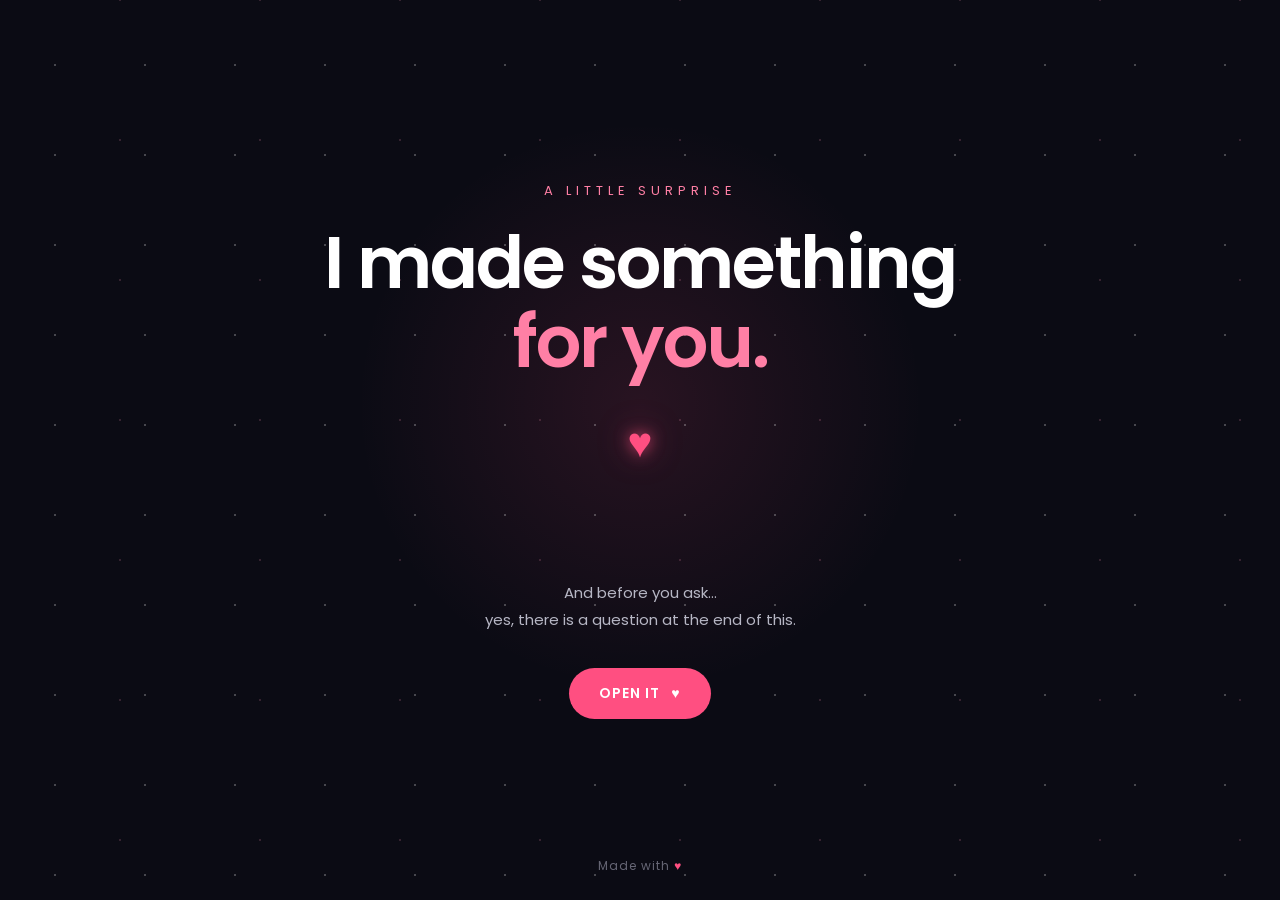
<file: index.html>
<!DOCTYPE html>
<html lang="en">
<head>
    <meta charset="UTF-8">
    <meta name="viewport" content="width=device-width, initial-scale=1.0">

    <title>A Little Surprise ❤️</title>





    
    <!-- Google Font -->
    <link rel="preconnect" href="https://fonts.googleapis.com">
    <link rel="preconnect" href="https://fonts.gstatic.com" crossorigin>
    <link href="https://fonts.googleapis.com/css2?family=Poppins:wght@300;400;500;600;700&display=swap" rel="stylesheet">

    <!-- CSS -->
    <link rel="stylesheet" href="page1.css">
</head>

<body>

    <main class="intro-page">

        <!-- Decorative background -->
        <div class="stars"></div>

        <!-- Main Content -->
        <section class="intro-content">

            <p class="eyebrow">A LITTLE SURPRISE</p>

            <h1>
                I made something
                <span>for you.</span>
            </h1>

            <div class="heart">
                ♥
            </div>
<div class="secret-message">
    THIS IS FOR YOU MY BABY GIRL.<br>
    I LOVEEEEEEE YOUUUUUUUUU MOREEEEEEE THAN INFINITYYYY❤️.<br>
    I HOPE YOU ENJOY THIS DATE. &lt;3
</div>
            <p class="intro-text">
                And before you ask...
                <br>
                yes, there is a question at the end of this.
            </p>

            <button class="open-btn">
                OPEN IT
                <span>♥</span>
            </button>

        </section>

        <footer>
            Made with <span>♥</span>
        </footer>

    </main>


<script src="page1.js"></script>

</body>
</html>
</file>
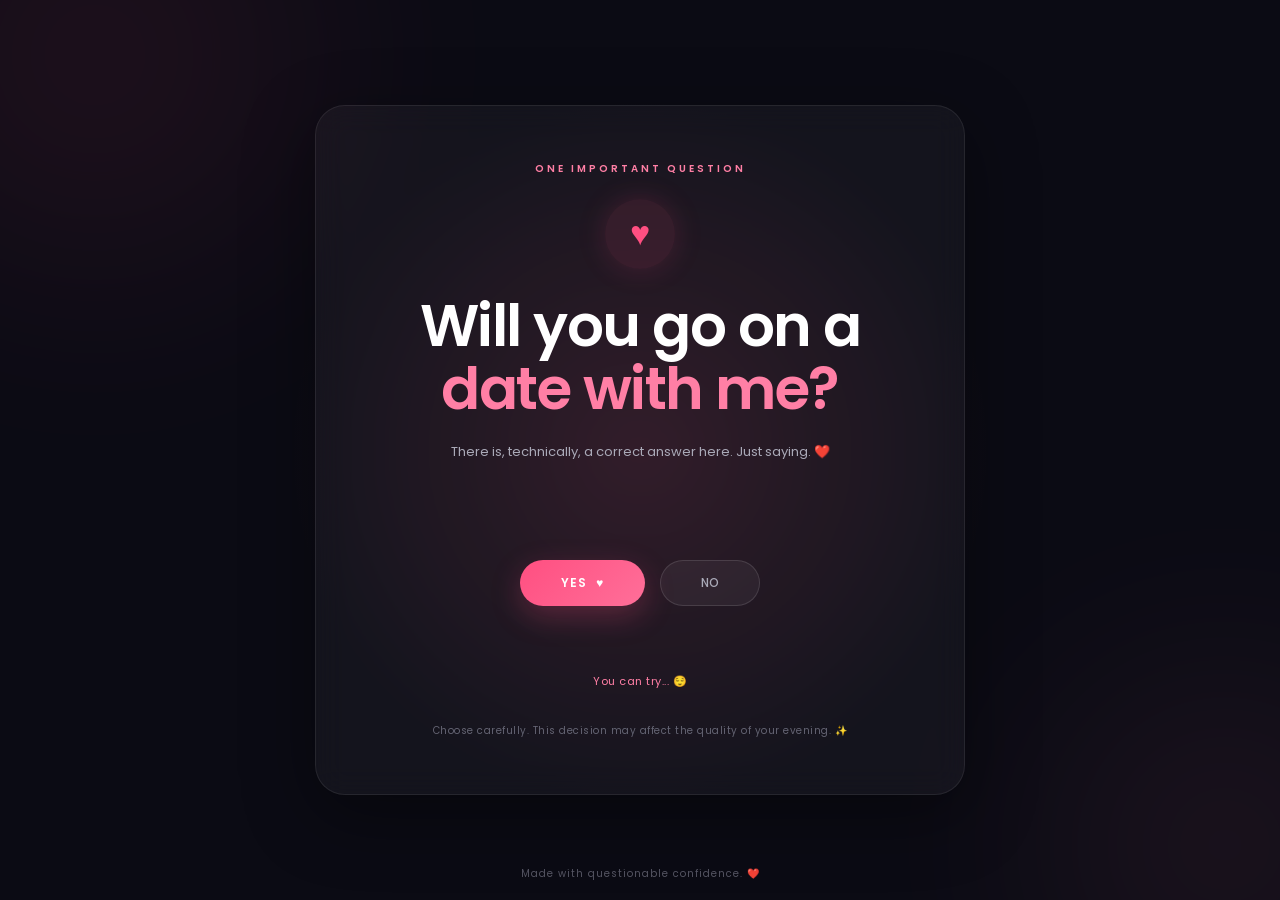
<file: page2.html>
<!DOCTYPE html>
<html lang="en">

<head>
    <meta charset="UTF-8">
    <meta name="viewport" content="width=device-width, initial-scale=1.0">

    <title>One Important Question ❤️</title>

    <link rel="preconnect" href="https://fonts.googleapis.com">
    <link rel="preconnect" href="https://fonts.gstatic.com" crossorigin>

    <link
        href="https://fonts.googleapis.com/css2?family=Poppins:wght@300;400;500;600;700&display=swap"
        rel="stylesheet"
    >

    <link rel="stylesheet" href="page2.css">
</head>

<body>

    <main class="question-page">

        <div class="glow-one"></div>
        <div class="glow-two"></div>

        <section class="question-card">

            <p class="question-label">
                ONE IMPORTANT QUESTION
            </p>

            <div class="question-heart">
                ♥
            </div>

            <h1>
                Will you go on a
                <span>date with me?</span>
            </h1>

            <p class="question-text">
                There is, technically, a correct answer here.
                Just saying. ❤️
            </p>

            <div class="answer-area">

                <button class="yes-btn">
                    YES
                    <span>♥</span>
                </button>

                <button class="no-btn">
                    NO
                </button>

            </div>

            <p class="no-message">
                You can try... 😌
            </p>

            <p class="question-note">
                Choose carefully. This decision may affect
                the quality of your evening. ✨
            </p>

        </section>

        <footer>
            Made with questionable confidence. ❤️
        </footer>

    </main>

    <script src="page2.js"></script>

</body>

</html>
</file>
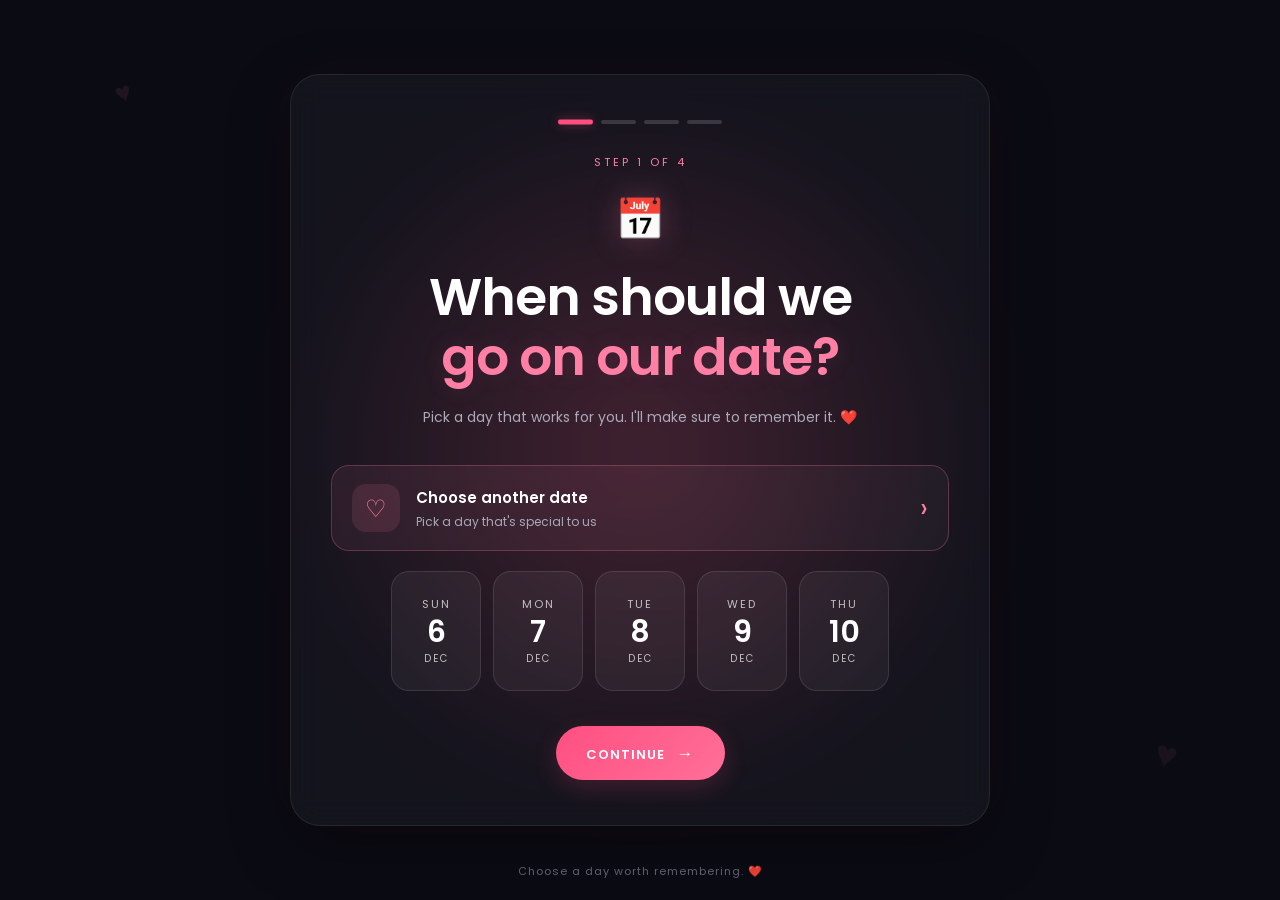
<file: page3.html>
<!DOCTYPE html>
<html lang="en">

<head>
    <meta charset="UTF-8">
    <meta name="viewport" content="width=device-width, initial-scale=1.0">

    <title>Choose Our Date ❤️</title>

    <!-- Google Font -->
    <link rel="preconnect" href="https://fonts.googleapis.com">
    <link rel="preconnect" href="https://fonts.gstatic.com" crossorigin>

    <link
        href="https://fonts.googleapis.com/css2?family=Poppins:wght@300;400;500;600;700&display=swap"
        rel="stylesheet"
    >

    <!-- Page CSS -->
    <link rel="stylesheet" href="page3.css">
</head>

<body>

    <main class="date-page">

        <!-- Background Glow -->
        <div class="background-glow"></div>

        <!-- Main Card -->
        <section class="date-card">

            <!-- Progress -->
            <div class="progress">
                <span class="active"></span>
                <span></span>
                <span></span>
                <span></span>
            </div>

            <!-- Step -->
            <p class="step-label">
                STEP 1 OF 4
            </p>

            <!-- Icon -->
            <div class="main-calendar-icon">
                📅
            </div>

            <!-- Heading -->
            <h1>
                When should we
                <span>go on our date?</span>
            </h1>

            <!-- Subtitle -->
            <p class="subtitle">
                Pick a day that works for you.
                I'll make sure to remember it. ❤️
            </p>


            <!-- DATE OPTIONS -->
            <div class="date-options">

                <!-- Custom Date -->
                <div class="custom-date-option">

                    <span class="custom-calendar-icon">
                        ♡
                    </span>

                    <div class="custom-date-text">
                        <strong>
                            Choose another date
                        </strong>

                        <small>
                            Pick a day that's special to us
                        </small>
                    </div>

                    <span class="custom-date-arrow">
                        ›
                    </span>

                </div>


                <!-- Romantic Calendar -->
                <div class="romantic-calendar">

                    <!-- Calendar Header -->
                    <div class="calendar-header">

                        <button
                            type="button"
                            class="month-btn prev-month"
                        >
                            ‹
                        </button>

                        <div class="calendar-title">

                            <strong class="calendar-month">
                                October
                            </strong>

                            <span class="calendar-year">
                                2026
                            </span>

                        </div>

                        <button
                            type="button"
                            class="month-btn next-month"
                        >
                            ›
                        </button>

                    </div>


                    <!-- Weekdays -->
                    <div class="calendar-weekdays">

                        <span>MON</span>
                        <span>TUE</span>
                        <span>WED</span>
                        <span>THU</span>
                        <span>FRI</span>
                        <span>SAT</span>
                        <span>SUN</span>

                    </div>


                    <!-- Calendar Days -->
                    <div class="calendar-days"></div>

                </div>


                <!-- Upcoming Date 1 -->
                <button class="date-option">

                    <span class="day">
                        DAY
                    </span>

                    <strong>
                        00
                    </strong>

                    <span class="month">
                        MONTH
                    </span>

                </button>


                <!-- Upcoming Date 2 -->
                <button class="date-option">

                    <span class="day">
                        DAY
                    </span>

                    <strong>
                        00
                    </strong>

                    <span class="month">
                        MONTH
                    </span>

                </button>


                <!-- Upcoming Date 3 -->
                <button class="date-option">

                    <span class="day">
                        DAY
                    </span>

                    <strong>
                        00
                    </strong>

                    <span class="month">
                        MONTH
                    </span>

                </button>


                <!-- Upcoming Date 4 -->
                <button class="date-option">

                    <span class="day">
                        DAY
                    </span>

                    <strong>
                        00
                    </strong>

                    <span class="month">
                        MONTH
                    </span>

                </button>


                <!-- Upcoming Date 5 -->
                <button class="date-option">

                    <span class="day">
                        DAY
                    </span>

                    <strong>
                        00
                    </strong>

                    <span class="month">
                        MONTH
                    </span>

                </button>

            </div>


            <!-- Continue -->
            <button class="continue-btn">
                CONTINUE
                <span>→</span>
            </button>

        </section>


        <!-- Bottom Note -->
        <p class="bottom-note">
            Choose a day worth remembering. ❤️
        </p>

    </main>
<!-- Romantic Alert -->

<div class="alert-overlay"></div>

<div class="romantic-alert">

    <div class="alert-heart">
        ♥
    </div>

    <h2>
        One little thing... ❤️
    </h2>

    <p>
        We need a date before we can
        continue planning our little adventure.
    </p>

    <button class="alert-close">
        CHOOSE A DATE
    </button>

</div>

    <!-- Page JavaScript -->
    <script src="page3.js"></script>

</body>

</html>
</file>
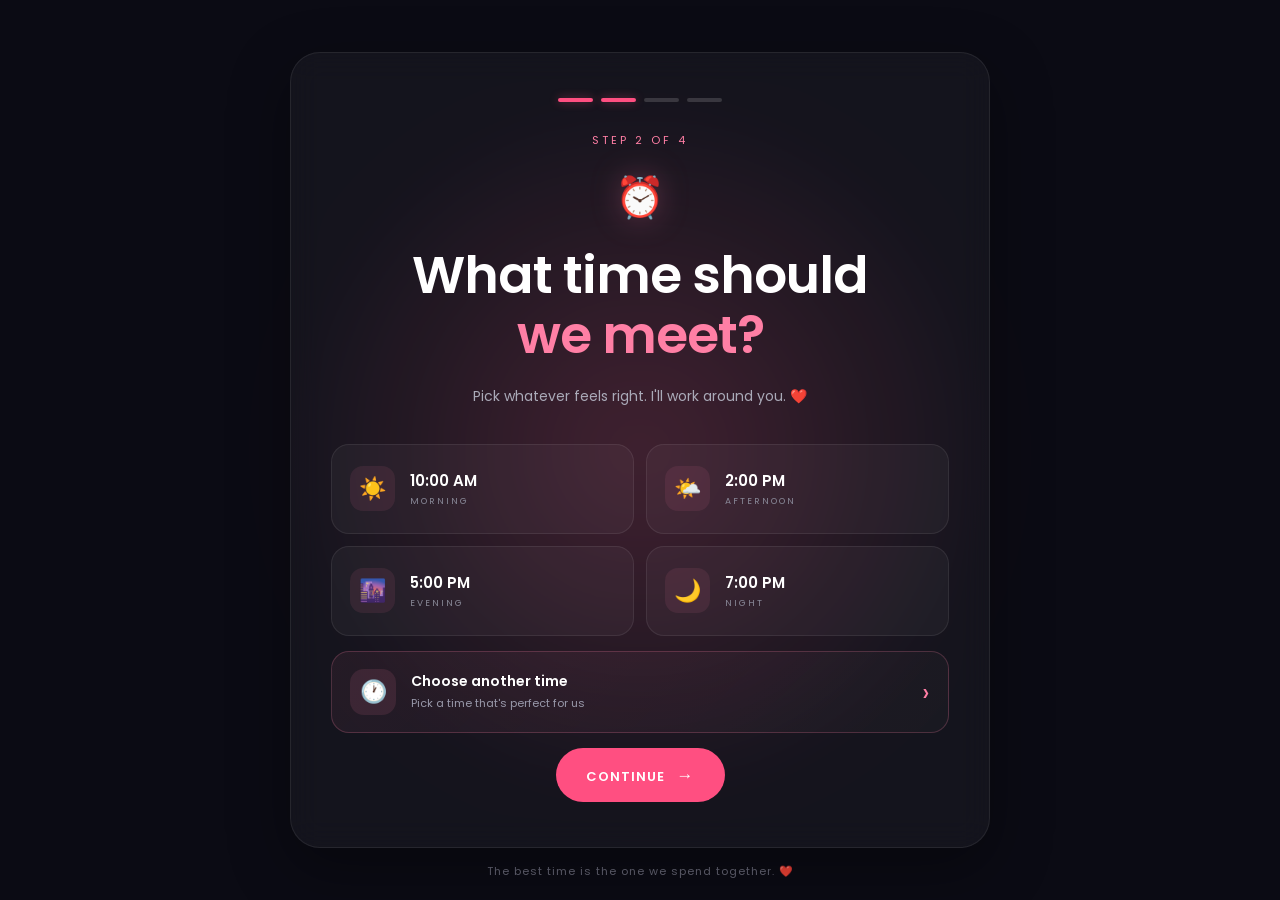
<file: page4.html>
<!DOCTYPE html>
<html lang="en">

<head>
    <meta charset="UTF-8">
    <meta name="viewport" content="width=device-width, initial-scale=1.0">

    <title>Choose Our Time ❤️</title>

    <link rel="preconnect" href="https://fonts.googleapis.com">
    <link rel="preconnect" href="https://fonts.gstatic.com" crossorigin>

    <link
        href="https://fonts.googleapis.com/css2?family=Poppins:wght@300;400;500;600;700&display=swap"
        rel="stylesheet"
    >

    <link rel="stylesheet" href="page4.css">
</head>

<body>

    <main class="time-page">

        <div class="background-glow"></div>

        <section class="time-card">

            <!-- PROGRESS -->
            <div class="progress">

                <span class="completed"></span>
                <span class="active"></span>
                <span></span>
                <span></span>

            </div>

            <!-- STEP -->
            <p class="step-label">
                STEP 2 OF 4
            </p>

            <!-- ICON -->
            <div class="main-time-icon">
                ⏰
            </div>

            <!-- HEADING -->
            <h1>
                What time should
                <span>we meet?</span>
            </h1>

            <p class="subtitle">
                Pick whatever feels right.
                I'll work around you. ❤️
            </p>

            <!-- TIME OPTIONS -->
            <div class="time-options">

                <button class="time-option">

                    <span class="time-icon">
                        ☀️
                    </span>

                    <span class="time-info">

                        <strong class="time">
                            10:00 AM
                        </strong>

                        <small>
                            MORNING
                        </small>

                    </span>

                </button>


                <button class="time-option">

                    <span class="time-icon">
                        🌤️
                    </span>

                    <span class="time-info">

                        <strong class="time">
                            2:00 PM
                        </strong>

                        <small>
                            AFTERNOON
                        </small>

                    </span>

                </button>


                <button class="time-option">

                    <span class="time-icon">
                        🌆
                    </span>

                    <span class="time-info">

                        <strong class="time">
                            5:00 PM
                        </strong>

                        <small>
                            EVENING
                        </small>

                    </span>

                </button>


                <button class="time-option">

                    <span class="time-icon">
                        🌙
                    </span>

                    <span class="time-info">

                        <strong class="time">
                            7:00 PM
                        </strong>

                        <small>
                            NIGHT
                        </small>

                    </span>

                </button>

            </div>


            <!-- CUSTOM TIME BUTTON -->
            <button
                type="button"
                class="custom-time-btn"
            >

                <span class="custom-time-icon">
                    🕐
                </span>

                <span class="custom-time-text">

                    <strong>
                        Choose another time
                    </strong>

                    <small>
                        Pick a time that's perfect for us
                    </small>

                </span>

                <span class="custom-time-arrow">
                    ›
                </span>

            </button>


            <!-- CUSTOM TIME PICKER -->
            <div class="custom-time-picker">

                <div class="picker-header">

                    <div>

                        <span>
                            SELECT TIME
                        </span>

                        <strong class="selected-time-display">
                            05:00 PM
                        </strong>

                    </div>

                </div>


                <div class="time-picker-controls">

                    <!-- HOUR -->
                    <div class="picker-column">

                        <button
                            type="button"
                            class="picker-arrow hour-up"
                        >
                            ▲
                        </button>

                        <div class="picker-value hour-value">
                            05
                        </div>

                        <button
                            type="button"
                            class="picker-arrow hour-down"
                        >
                            ▼
                        </button>

                    </div>


                    <div class="picker-separator">
                        :
                    </div>


                    <!-- MINUTE -->
                    <div class="picker-column">

                        <button
                            type="button"
                            class="picker-arrow minute-up"
                        >
                            ▲
                        </button>

                        <div class="picker-value minute-value">
                            00
                        </div>

                        <button
                            type="button"
                            class="picker-arrow minute-down"
                        >
                            ▼
                        </button>

                    </div>


                    <!-- AM / PM -->
                    <div class="picker-column">

                        <button
                            type="button"
                            class="ampm-option am-option"
                        >
                            AM
                        </button>

                        <button
                            type="button"
                            class="ampm-option pm-option selected"
                        >
                            PM
                        </button>

                    </div>

                </div>


                <button
                    type="button"
                    class="confirm-time-btn"
                >
                    USE THIS TIME
                    <span>✓</span>
                </button>

            </div>


            <!-- CONTINUE -->
            <button class="continue-btn">

                CONTINUE

                <span>
                    →
                </span>

            </button>

        </section>


        <!-- BOTTOM NOTE -->
        <p class="bottom-note">
            The best time is the one we spend together. ❤️
        </p>

    </main>
<!-- Romantic Alert -->

<div class="alert-overlay"></div>

<div class="romantic-alert">

    <div class="alert-heart">
        ♥
    </div>

    <h2>
        One little thing... ❤️
    </h2>

    <p>
        We need a time before we can
        continue planning our little adventure.
    </p>

    <button class="alert-close">
        CHOOSE A TIME
    </button>

</div>

    <script src="page4.js"></script>

</body>

</html>
</file>
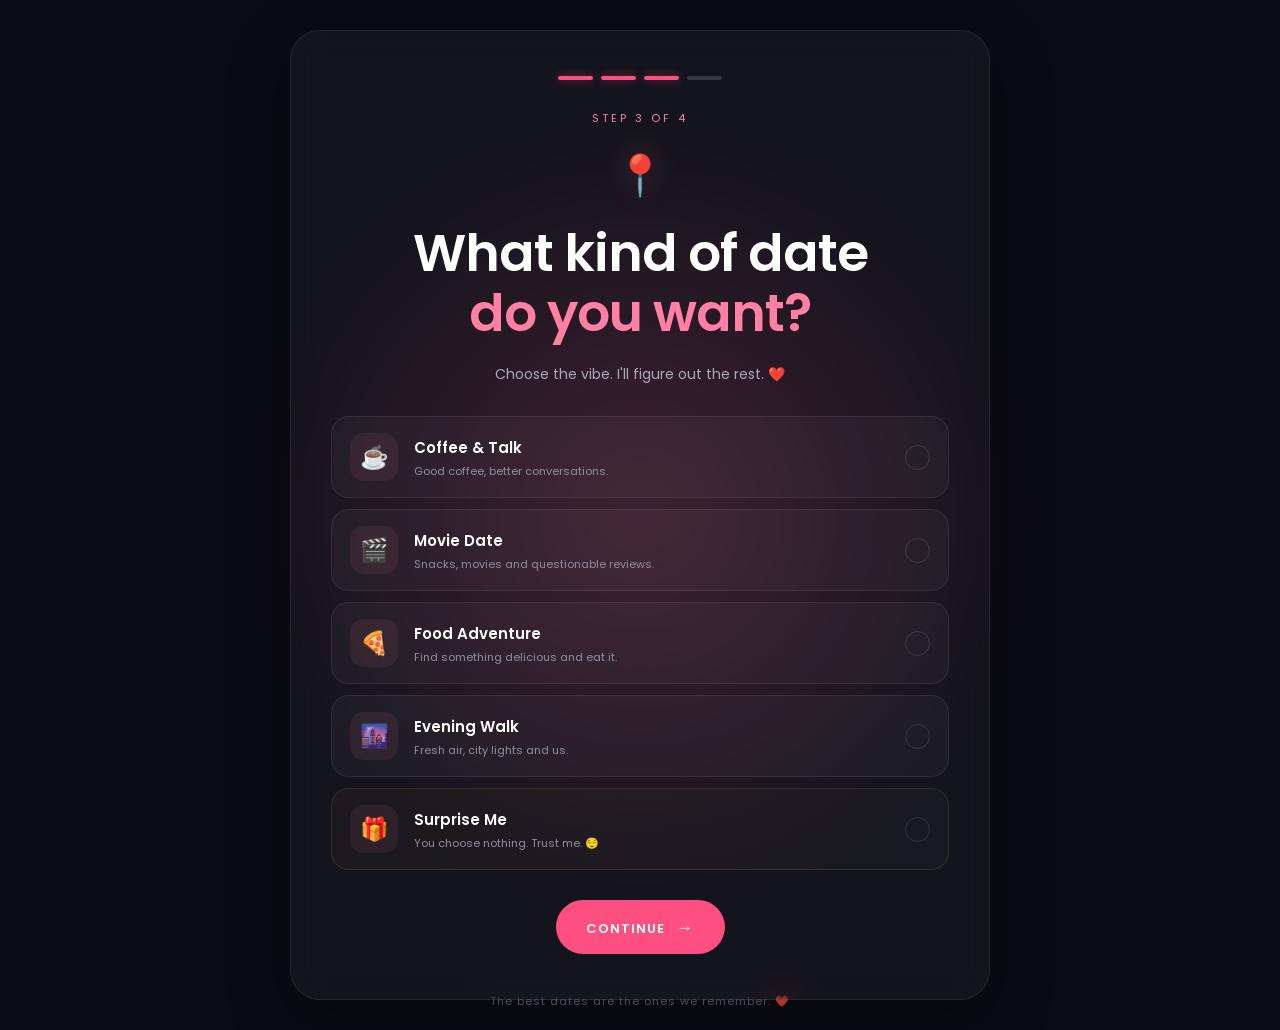
<file: page5.html>
<!DOCTYPE html>
<html lang="en">

<head>
    <meta charset="UTF-8">
    <meta name="viewport" content="width=device-width, initial-scale=1.0">

    <title>Choose Our Date ❤️</title>

    <link rel="preconnect" href="https://fonts.googleapis.com">
    <link rel="preconnect" href="https://fonts.gstatic.com" crossorigin>

    <link
        href="https://fonts.googleapis.com/css2?family=Poppins:wght@300;400;500;600;700&display=swap"
        rel="stylesheet"
    >

    <link rel="stylesheet" href="page5.css">
</head>

<body>

    <main class="experience-page">

        <div class="background-glow"></div>

        <section class="experience-card">

            <!-- PROGRESS -->
            <div class="progress">

                <span class="completed"></span>
                <span class="completed"></span>
                <span class="active"></span>
                <span></span>

            </div>


            <!-- STEP -->
            <p class="step-label">
                STEP 3 OF 4
            </p>


            <!-- ICON -->
            <div class="main-experience-icon">
                📍
            </div>


            <!-- HEADING -->
            <h1>
                What kind of date
                <span>do you want?</span>
            </h1>


            <p class="subtitle">
                Choose the vibe.
                I'll figure out the rest. ❤️
            </p>


            <!-- EXPERIENCE OPTIONS -->
            <div class="experience-options">


                <!-- COFFEE -->
                <button
                    type="button"
                    class="experience-option"
                >

                    <div class="experience-icon">
                        ☕
                    </div>

                    <div class="experience-content">

                        <h2>
                            Coffee & Talk
                        </h2>

                        <p>
                            Good coffee, better conversations.
                        </p>

                    </div>

                    <div class="selection-check">
                        ✓
                    </div>

                </button>


                <!-- MOVIE -->
                <button
                    type="button"
                    class="experience-option"
                >

                    <div class="experience-icon">
                        🎬
                    </div>

                    <div class="experience-content">

                        <h2>
                            Movie Date
                        </h2>

                        <p>
                            Snacks, movies and questionable reviews.
                        </p>

                    </div>

                    <div class="selection-check">
                        ✓
                    </div>

                </button>


                <!-- FOOD -->
                <button
                    type="button"
                    class="experience-option"
                >

                    <div class="experience-icon">
                        🍕
                    </div>

                    <div class="experience-content">

                        <h2>
                            Food Adventure
                        </h2>

                        <p>
                            Find something delicious and eat it.
                        </p>

                    </div>

                    <div class="selection-check">
                        ✓
                    </div>

                </button>


                <!-- WALK -->
                <button
                    type="button"
                    class="experience-option"
                >

                    <div class="experience-icon">
                        🌆
                    </div>

                    <div class="experience-content">

                        <h2>
                            Evening Walk
                        </h2>

                        <p>
                            Fresh air, city lights and us.
                        </p>

                    </div>

                    <div class="selection-check">
                        ✓
                    </div>

                </button>


                <!-- SURPRISE -->
                <button
                    type="button"
                    class="experience-option surprise-option"
                >

                    <div class="experience-icon">
                        🎁
                    </div>

                    <div class="experience-content">

                        <h2>
                            Surprise Me
                        </h2>

                        <p>
                            You choose nothing. Trust me. 😌
                        </p>

                    </div>

                    <div class="selection-check">
                        ✓
                    </div>

                </button>

            </div>


            <!-- CONTINUE -->
            <button class="continue-btn">

                CONTINUE

                <span>
                    →
                </span>

            </button>

        </section>


        <!-- BOTTOM NOTE -->
        <p class="bottom-note">
            The best dates are the ones we remember. ❤️
        </p>

    </main>

<div class="alert-overlay"></div>

<div class="romantic-alert">

    <div class="alert-heart">
        ♥
    </div>

    <h2>
        One little thing... ❤️
    </h2>

    <p>
        We need to choose the kind of date
        before we can plan our little adventure.
    </p>

    <button class="alert-close">
        CHOOSE A DATE VIBE
    </button>

</div>
    <script src="page5.js"></script>

</body>

</html>
</file>
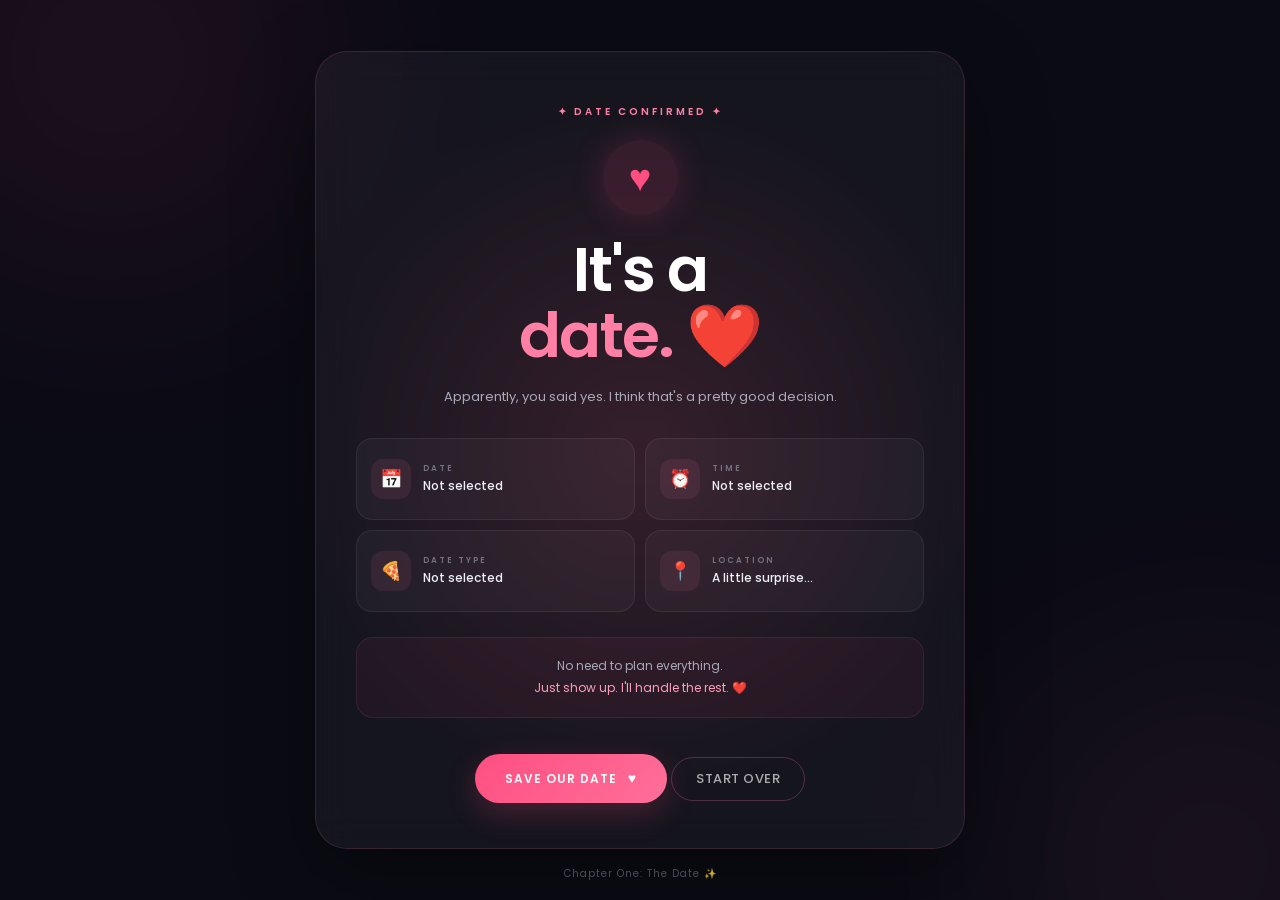
<file: page6.html>
<!DOCTYPE html>
<html lang="en">

<head>
    <meta charset="UTF-8">
    <meta name="viewport" content="width=device-width, initial-scale=1.0">

    <title>It's a Date ❤️</title>

    <link rel="preconnect" href="https://fonts.googleapis.com">
    <link rel="preconnect" href="https://fonts.gstatic.com" crossorigin>

    <link
        href="https://fonts.googleapis.com/css2?family=Poppins:wght@300;400;500;600;700&display=swap"
        rel="stylesheet"
    >

    <link rel="stylesheet" href="page6.css">
</head>

<body>

    <main class="confirmation-page">

        <!-- BACKGROUND GLOWS -->

        <div class="glow-one"></div>
        <div class="glow-two"></div>


        <!-- CELEBRATION CONTAINER -->

        <div class="celebration-container"></div>


        <!-- FLOATING HEARTS -->

        <div class="floating-hearts">

            <span>♥</span>
            <span>♥</span>
            <span>♥</span>
            <span>♥</span>
            <span>♥</span>
            <span>♥</span>

        </div>


        <!-- CONFIRMATION CARD -->

        <section class="confirmation-card">


            <!-- SUCCESS LABEL -->

            <div class="success-label">
                ✦ DATE CONFIRMED ✦
            </div>


            <!-- HEART -->

            <div class="big-heart">
                ♥
            </div>


            <!-- HEADING -->

            <h1>
                It's a
                <span>date. ❤️</span>
            </h1>


            <!-- TEXT -->

            <p class="confirmation-text">
                Apparently, you said yes.
                I think that's a pretty good decision.
            </p>


            <!-- DATE SUMMARY -->

            <div class="date-summary">


                <!-- DATE -->

                <div class="summary-item">

                    <div class="summary-icon">
                        📅
                    </div>

                    <div class="summary-content">

                        <span>
                            DATE
                        </span>

                        <strong id="summary-date">
                            Not selected
                        </strong>

                    </div>

                </div>


                <!-- TIME -->

                <div class="summary-item">

                    <div class="summary-icon">
                        ⏰
                    </div>

                    <div class="summary-content">

                        <span>
                            TIME
                        </span>

                        <strong id="summary-time">
                            Not selected
                        </strong>

                    </div>

                </div>


                <!-- EXPERIENCE -->

                <div class="summary-item">

                    <div class="summary-icon">
                        🍕
                    </div>

                    <div class="summary-content">

                        <span>
                            DATE TYPE
                        </span>

                        <strong id="summary-experience">
                            Not selected
                        </strong>

                    </div>

                </div>


                <!-- LOCATION -->

                <div class="summary-item">

                    <div class="summary-icon">
                        📍
                    </div>

                    <div class="summary-content">

                        <span>
                            LOCATION
                        </span>

                        <strong>
                            A little surprise...
                        </strong>

                    </div>

                </div>

            </div>


            <!-- FINAL MESSAGE -->

            <div class="final-message">

                <p>
                    No need to plan everything.
                </p>

                <p>
                    Just show up.
                    I'll handle the rest. ❤️
                </p>

            </div>


            <!-- SAVE BUTTON -->

            <button class="finish-btn">

                SAVE OUR DATE

                <span>
                    ♥
                </span>

            </button>

<button class="restart-btn">
    START OVER
</button>
            <!-- SAVED MESSAGE -->

            <p class="saved-message">
                Our little plan is safely saved. ❤️
            </p>


            <!-- CELEBRATION MESSAGE -->

            <p class="celebration-message">
                Here's to us. 🥂❤️
            </p>

        </section>


        <!-- FOOTER -->

        <footer>
            Chapter One: The Date ✨
        </footer>

    </main>


    <script src="page6.js"></script>

</body>

</html>
</file>
<file: page1.css>
/* =========================
   RESET
========================= */

* {
    margin: 0;
    padding: 0;
    box-sizing: border-box;
}


/* =========================
   BODY
========================= */

body {
    font-family: "Poppins", sans-serif;
    background: #0b0b14;
    color: #ffffff;
}


/* =========================
   MAIN PAGE
========================= */

.intro-page {
    min-height: 100vh;

    display: flex;
    align-items: center;
    justify-content: center;

    position: relative;
    overflow: hidden;

    background:
        radial-gradient(
            circle at 50% 45%,
            rgba(255, 80, 130, 0.12),
            transparent 35%
        ),
        #0b0b14;
}


/* =========================
   BACKGROUND STARS
========================= */

.stars {
    position: absolute;

    width: 100%;
    height: 100%;

    background-image:
        radial-gradient(circle, rgba(255,255,255,0.7) 1px, transparent 1px),
        radial-gradient(circle, rgba(255,150,180,0.5) 1px, transparent 1px);

    background-size: 90px 90px, 140px 140px;

    background-position: 10px 20px, 50px 70px;

    opacity: 0.35;
}


/* =========================
   CONTENT
========================= */

.intro-content {
    position: relative;
    z-index: 2;

    text-align: center;

    max-width: 700px;
    padding: 40px 25px;
}


/* =========================
   SMALL TITLE
========================= */

.eyebrow {
    font-size: 13px;

    letter-spacing: 5px;

    color: #ff7fa5;

    margin-bottom: 22px;
}


/* =========================
   MAIN HEADING
========================= */

h1 {
    font-size: clamp(42px, 7vw, 72px);

    line-height: 1.1;

    font-weight: 600;

    letter-spacing: -2px;
}

h1 span {
    display: block;

    color: #ff7fa5;
}


/* =========================
   HEART
========================= */

.heart {
    font-size: 42px;

    color: #ff4f81;

    margin: 30px 0;

    text-shadow:
        0 0 15px rgba(255, 79, 129, 0.7),
        0 0 35px rgba(255, 79, 129, 0.4);

    animation: heartbeat 1.8s infinite;
}


/* =========================
   HEARTBEAT ANIMATION
========================= */

@keyframes heartbeat {

    0% {
        transform: scale(1);
    }

    15% {
        transform: scale(1.15);
    }

    30% {
        transform: scale(1);
    }

    45% {
        transform: scale(1.1);
    }

    60% {
        transform: scale(1);
    }

}


/* =========================
   DESCRIPTION
========================= */

.intro-text {
    color: #b7b7c5;

    font-size: 15px;

    line-height: 1.8;

    margin-bottom: 35px;
}


/* =========================
   BUTTON
========================= */

.open-btn {
    border: none;

    padding: 15px 30px;

    border-radius: 50px;

    background: #ff4f81;

    color: white;

    font-family: inherit;

    font-size: 14px;

    font-weight: 600;

    letter-spacing: 1px;

    cursor: pointer;

    transition:
        transform 0.3s ease,
        box-shadow 0.3s ease,
        background 0.3s ease;
}


/* Button Hover */

.open-btn:hover {
    transform: translateY(-4px);

    background: #ff6b96;

    box-shadow:
        0 10px 30px rgba(255, 79, 129, 0.35);
}


/* Button Heart */

.open-btn span {
    margin-left: 7px;
}


/* =========================
   FOOTER
========================= */

footer {
    position: absolute;

    bottom: 25px;

    left: 0;

    width: 100%;

    text-align: center;

    color: #666675;

    font-size: 12px;

    letter-spacing: 1px;
}

footer span {
    color: #ff4f81;
}
/* =========================
   PAGE TRANSITIONS
========================= */

body {
    opacity: 0;
    animation: pageFadeIn 0.6s ease forwards;
}

body.page-exit {
    animation: pageFadeOut 0.35s ease forwards;
}

@keyframes pageFadeIn {
    from {
        opacity: 0;
    }

    to {
        opacity: 1;
    }
}

@keyframes pageFadeOut {
    from {
        opacity: 1;
    }

    to {
        opacity: 0;
    }
}
/* =========================
   SECRET HEART MESSAGE
   ========================= */

.heart {
    cursor: pointer;
    transition: transform 0.25s ease;
}

.secret-message {
    max-width: 500px;
    margin: 20px auto 0;

    color: #ffb3c6;

    font-size: 14px;
    font-weight: 500;
    line-height: 1.8;
    letter-spacing: 0.5px;
    text-align: center;

    opacity: 0;
    transform: translateY(10px) scale(0.96);

    pointer-events: none;

    transition:
        opacity 0.5s ease,
        transform 0.5s ease;
}

.secret-message.show {
    opacity: 1;
    transform: translateY(0) scale(1);
}

/* =========================
   MOBILE
========================= */

@media (max-width: 600px) {

    h1 {
        font-size: 42px;
    }

    .intro-content {
        padding: 30px 20px;
    }

    .intro-text {
        font-size: 14px;
    }

    .eyebrow {
        font-size: 11px;
        letter-spacing: 4px;
    }

}
</file>
<file: page2.css>
/* =========================
   RESET
========================= */

* {
    margin: 0;
    padding: 0;
    box-sizing: border-box;
}


/* =========================
   BODY
========================= */

body {
    font-family: "Poppins", sans-serif;
    color: white;
    background: #0b0b14;
}


/* =========================
   PAGE
========================= */

.question-page {
    min-height: 100vh;

    display: flex;
    align-items: center;
    justify-content: center;

    position: relative;

    overflow: hidden;

    padding: 30px;

    background:
        radial-gradient(
            circle at center,
            rgba(255, 79, 129, 0.13),
            transparent 45%
        ),
        #0b0b14;
}


/* =========================
   GLOWS
========================= */

.glow-one,
.glow-two {
    position: absolute;
    border-radius: 50%;
    pointer-events: none;
}

.glow-one {
    width: 430px;
    height: 430px;

    top: -160px;
    left: -120px;

    background: #ff4f81;

    opacity: 0.08;

    filter: blur(120px);
}

.glow-two {
    width: 350px;
    height: 350px;

    right: -120px;
    bottom: -120px;

    background: #ff7fa5;

    opacity: 0.07;

    filter: blur(110px);
}


/* =========================
   CARD
========================= */

.question-card {
    position: relative;

    z-index: 2;

    width: min(100%, 650px);

    padding: 55px 40px;

    text-align: center;

    border-radius: 30px;

    border:
        1px solid
        rgba(255, 255, 255, 0.08);

    background:
        rgba(255, 255, 255, 0.04);

    backdrop-filter: blur(15px);

    box-shadow:
        0 20px 70px
        rgba(0, 0, 0, 0.4);

    animation:
        cardAppear 0.7s ease;
}


/* =========================
   LABEL
========================= */

.question-label {
    color: #ff7fa5;

    font-size: 10px;

    font-weight: 600;

    letter-spacing: 3px;

    margin-bottom: 22px;
}


/* =========================
   HEART
========================= */

.question-heart {
    width: 70px;
    height: 70px;

    display: flex;
    align-items: center;
    justify-content: center;

    margin: 0 auto 25px;

    border-radius: 50%;

    background:
        rgba(255, 79, 129, 0.1);

    color: #ff4f81;

    font-size: 34px;

    box-shadow:
        0 0 30px
        rgba(255, 79, 129, 0.16);

    animation:
        heartbeat 2s infinite;
}


/* =========================
   HEADING
========================= */

h1 {
    font-size:
        clamp(38px, 6vw, 58px);

    line-height: 1.1;

    font-weight: 600;

    letter-spacing: -1.5px;
}

h1 span {
    display: block;
    color: #ff7fa5;
}


/* =========================
   TEXT
========================= */

.question-text {
    max-width: 450px;

    margin: 20px auto 35px;

    color: #aaaab8;

    font-size: 13px;

    line-height: 1.7;
}


/* =========================
   ANSWER AREA
========================= */

.answer-area {
    min-height: 170px;

    display: flex;

    align-items: center;
    justify-content: center;

    gap: 15px;

    position: relative;
}


/* =========================
   YES BUTTON
========================= */

.yes-btn {
    min-width: 125px;

    border: none;

    padding: 14px 28px;

    border-radius: 50px;

    background:
        linear-gradient(
            135deg,
            #ff4f81,
            #ff6f99
        );

    color: white;

    font-family: inherit;

    font-size: 12px;

    font-weight: 600;

    letter-spacing: 1px;

    cursor: pointer;

    box-shadow:
        0 10px 30px
        rgba(255, 79, 129, 0.25);

    transition:
        transform 0.3s ease,
        box-shadow 0.3s ease;
}

.yes-btn span {
    margin-left: 5px;
}

.yes-btn:hover {
    transform:
        translateY(-4px)
        scale(1.03);

    box-shadow:
        0 15px 35px
        rgba(255, 79, 129, 0.4);
}


/* =========================
   NO BUTTON
========================= */

.no-btn {
    min-width: 100px;

    padding: 13px 25px;

    border-radius: 50px;

    border:
        1px solid
        rgba(255, 255, 255, 0.12);

    background:
        rgba(255, 255, 255, 0.05);

    color: #aaaab8;

    font-family: inherit;

    font-size: 12px;

    font-weight: 500;

    cursor: pointer;

    position: relative;

    transition:
        transform 0.25s ease,
        background 0.25s ease,
        color 0.25s ease;
}

.no-btn:hover {
    background:
        rgba(255, 255, 255, 0.08);

    color: white;
}


/* =========================
   NO MESSAGE
========================= */

.no-message {
    min-height: 20px;

    margin-top: 5px;

    color: #ff7fa5;

    font-size: 11px;

    letter-spacing: 0.5px;

    transition:
        opacity 0.25s ease,
        transform 0.25s ease;
}


/* =========================
   REJECTION MESSAGE
========================= */

.no-message.rejected {
    color: #aaaab8;

    font-size: 13px;

    line-height: 1.7;

    margin-top: 5px;

    animation:
        rejectionAppear 0.5s ease;
}


/* =========================
   QUESTION NOTE
========================= */

.question-note {
    margin-top: 30px;

    color: #646473;

    font-size: 10px;

    letter-spacing: 0.5px;

    line-height: 1.6;
}


/* =========================
   FOOTER
========================= */

footer {
    position: absolute;

    bottom: 18px;

    color: #555563;

    font-size: 10px;

    letter-spacing: 1px;
}


/* =========================
   ANIMATIONS
========================= */

@keyframes heartbeat {

    0%,
    100% {
        transform: scale(1);
    }

    10% {
        transform: scale(1.08);
    }

    20% {
        transform: scale(1);
    }

    30% {
        transform: scale(1.05);
    }

    40% {
        transform: scale(1);
    }

}


@keyframes cardAppear {

    from {
        opacity: 0;

        transform:
            translateY(25px)
            scale(0.97);
    }

    to {
        opacity: 1;

        transform:
            translateY(0)
            scale(1);
    }

}


@keyframes noShake {

    0% {
        transform: translateX(0);
    }

    25% {
        transform: translateX(-5px);
    }

    50% {
        transform: translateX(5px);
    }

    75% {
        transform: translateX(-3px);
    }

    100% {
        transform: translateX(0);
    }

}


@keyframes rejectionAppear {

    from {
        opacity: 0;

        transform:
            translateY(-8px);
    }

    to {
        opacity: 1;

        transform:
            translateY(0);
    }

}

/* =========================
   PAGE TRANSITIONS
========================= */

body {
    opacity: 0;
    animation: pageFadeIn 0.6s ease forwards;
}

body.page-exit {
    animation: pageFadeOut 0.35s ease forwards;
}

@keyframes pageFadeIn {
    from {
        opacity: 0;
    }

    to {
        opacity: 1;
    }
}

@keyframes pageFadeOut {
    from {
        opacity: 1;
    }

    to {
        opacity: 0;
    }
}

/* =========================
   MOBILE
========================= */

@media (max-width: 600px) {

    .question-page {
        padding: 20px;
    }

    .question-card {
        padding: 45px 20px;
    }

    h1 {
        font-size: 40px;
    }

    .question-text {
        font-size: 12px;
    }

    .answer-area {
        min-height: 170px;
    }

    .yes-btn {
        min-width: 110px;

        padding: 13px 22px;
    }

    .no-btn {
        min-width: 90px;

        padding: 12px 20px;
    }

    footer {
        display: none;
    }

}
</file>
<file: page3.css>
/* =========================
   RESET
========================= */

* {
    margin: 0;
    padding: 0;
    box-sizing: border-box;
}


/* =========================
   BODY
========================= */

body {
    font-family: "Poppins", sans-serif;

    color: white;

    background: #0b0b14;

    opacity: 0;

    animation:
        pageFadeIn 0.6s ease forwards;
}


/* =========================
   PAGE
========================= */

.date-page {
    min-height: 100vh;

    display: flex;

    align-items: center;
    justify-content: center;

    position: relative;

    overflow: hidden;

    padding: 30px;

    background:
        radial-gradient(
            circle at center,
            rgba(255, 79, 129, 0.12),
            transparent 45%
        ),
        #0b0b14;
}


/* =========================
   BACKGROUND GLOW
========================= */

.background-glow {
    position: absolute;

    width: 450px;
    height: 450px;

    border-radius: 50%;

    background: #ff4f81;

    opacity: 0.08;

    filter: blur(120px);

    animation:
        backgroundPulse 6s ease-in-out infinite;
}


/* Additional soft glow */

.date-page::before {
    content: "♥";

    position: absolute;

    top: 8%;
    left: 9%;

    color: #ff7fa5;

    font-size: 28px;

    opacity: 0.08;

    transform: rotate(-18deg);

    animation:
        floatingHeart 5s ease-in-out infinite;

    pointer-events: none;
}


.date-page::after {
    content: "♥";

    position: absolute;

    right: 8%;
    bottom: 13%;

    color: #ff7fa5;

    font-size: 38px;

    opacity: 0.06;

    transform: rotate(15deg);

    animation:
        floatingHeart 6s ease-in-out 1s infinite;

    pointer-events: none;
}


/* =========================
   CARD
========================= */

.date-card {
    position: relative;

    z-index: 2;

    width: min(100%, 700px);

    padding: 45px 40px;

    text-align: center;

    border-radius: 30px;

    border: 1px solid
        rgba(255, 255, 255, 0.08);

    background:
        rgba(255, 255, 255, 0.04);

    backdrop-filter: blur(15px);

    box-shadow:
        0 20px 60px
        rgba(0, 0, 0, 0.35),

        0 0 60px
        rgba(255, 79, 129, 0.04);

    animation:
        cardAppear 0.7s ease;
}


/* =========================
   PROGRESS
========================= */

.progress {
    display: flex;

    justify-content: center;

    gap: 8px;

    margin-bottom: 30px;
}

.progress span {
    width: 35px;

    height: 4px;

    border-radius: 10px;

    background:
        rgba(255, 255, 255, 0.15);

    transition:
        background 0.3s ease,
        box-shadow 0.3s ease,
        transform 0.3s ease;
}

.progress .active {
    background: #ff4f81;

    box-shadow:
        0 0 10px
        rgba(255, 79, 129, 0.4);

    transform: scaleY(1.2);
}


/* =========================
   STEP LABEL
========================= */

.step-label {
    color: #ff7fa5;

    font-size: 11px;

    letter-spacing: 3px;

    margin-bottom: 18px;
}


/* =========================
   MAIN ICON
========================= */

.main-calendar-icon {
    font-size: 40px;

    margin-bottom: 18px;

    filter:
        drop-shadow(
            0 0 15px
            rgba(255, 127, 165, 0.25)
        );

    animation:
        iconFloat 3s ease-in-out infinite;
}


/* =========================
   HEADING
========================= */

h1 {
    font-size: clamp(32px, 5vw, 52px);

    line-height: 1.15;

    font-weight: 600;

    letter-spacing: -1px;
}

h1 span {
    display: block;

    color: #ff7fa5;

    text-shadow:
        0 0 25px
        rgba(255, 127, 165, 0.12);
}


/* =========================
   SUBTITLE
========================= */

.subtitle {
    color: #aaaab8;

    font-size: 14px;

    line-height: 1.7;

    margin-top: 20px;

    margin-bottom: 35px;
}


/* =========================
   DATE OPTIONS
========================= */

.date-options {
    display: flex;

    justify-content: center;

    gap: 12px;

    flex-wrap: wrap;

    margin-bottom: 35px;
}


/* =========================
   CUSTOM DATE
========================= */

.custom-date-option {
    position: relative;

    display: flex;

    align-items: center;

    gap: 16px;

    width: 100%;

    padding: 18px 20px;

    margin-bottom: 8px;

    border-radius: 18px;

    border: 1px solid
        rgba(255, 127, 165, 0.25);

    background:
        linear-gradient(
            135deg,
            rgba(255, 127, 165, 0.08),
            rgba(255, 255, 255, 0.03)
        );

    color: white;

    text-align: left;

    cursor: pointer;

    overflow: hidden;

    transition:
        transform 0.25s ease,
        background 0.25s ease,
        border-color 0.25s ease,
        box-shadow 0.25s ease;
}


/* Decorative sparkle */

.custom-date-option::before {
    content: "✦";

    position: absolute;

    top: 8px;
    right: 42px;

    color: #ff7fa5;

    font-size: 11px;

    opacity: 0;

    transition:
        opacity 0.25s ease,
        transform 0.25s ease;
}


/* Decorative shine */

.custom-date-option::after {
    content: "";

    position: absolute;

    top: 0;
    left: -120%;

    width: 70%;
    height: 100%;

    background:
        linear-gradient(
            90deg,
            transparent,
            rgba(255, 255, 255, 0.06),
            transparent
        );

    transform: skewX(-20deg);

    transition:
        left 0.7s ease;

    pointer-events: none;
}


.custom-date-option:hover {
    transform: translateY(-3px);

    border-color:
        rgba(255, 127, 165, 0.6);

    background:
        rgba(255, 127, 165, 0.1);

    box-shadow:
        0 10px 30px
        rgba(255, 79, 129, 0.1);
}


.custom-date-option:hover::before {
    opacity: 0.7;

    transform:
        rotate(15deg)
        scale(1.15);
}


.custom-date-option:hover::after {
    left: 140%;
}


.custom-date-option.selected {
    border-color: #ff7fa5;

    background:
        rgba(255, 79, 129, 0.12);

    box-shadow:
        0 0 25px
        rgba(255, 79, 129, 0.15);
}


/* CUSTOM ICON */

.custom-calendar-icon {
    width: 48px;
    height: 48px;

    display: flex;

    align-items: center;
    justify-content: center;

    flex-shrink: 0;

    border-radius: 14px;

    background:
        rgba(255, 127, 165, 0.12);

    color: #ff7fa5;

    font-size: 24px;

    transition:
        transform 0.25s ease,
        background 0.25s ease,
        box-shadow 0.25s ease;
}


.custom-date-option:hover
.custom-calendar-icon {
    transform:
        rotate(-6deg)
        scale(1.08);

    background:
        rgba(255, 127, 165, 0.18);

    box-shadow:
        0 0 18px
        rgba(255, 79, 129, 0.12);
}


/* CUSTOM TEXT */

.custom-date-text {
    display: flex;

    flex-direction: column;

    gap: 4px;
}

.custom-date-text strong {
    font-size: 15px;

    font-weight: 600;
}

.custom-date-text small {
    color: #a9a9b8;

    font-size: 12px;
}


/* ARROW */

.custom-date-arrow {
    margin-left: auto;

    color: #ff7fa5;

    font-size: 28px;

    transition:
        transform 0.25s ease,
        text-shadow 0.25s ease;
}

.custom-date-option:hover
.custom-date-arrow {
    transform:
        translateX(5px);

    text-shadow:
        0 0 12px
        rgba(255, 127, 165, 0.5);
}


/* =========================
   ROMANTIC CALENDAR
========================= */

.romantic-calendar {
    display: none;

    position: relative;

    width: 100%;

    margin-bottom: 12px;

    padding: 24px;

    border-radius: 22px;

    border: 1px solid
        rgba(255, 127, 165, 0.18);

    background:
        linear-gradient(
            145deg,
            rgba(255, 127, 165, 0.055),
            rgba(255, 255, 255, 0.025)
        );

    box-shadow:
        0 15px 40px
        rgba(0, 0, 0, 0.25),

        0 0 40px
        rgba(255, 79, 129, 0.05);

    overflow: hidden;

    animation:
        calendarAppear 0.3s ease;
}


/* Calendar decorative hearts */

.romantic-calendar::before {
    content: "♥";

    position: absolute;

    top: 8px;
    right: 17px;

    color: #ff7fa5;

    font-size: 40px;

    opacity: 0.07;

    transform: rotate(15deg);

    pointer-events: none;
}


.romantic-calendar::after {
    content: "♡";

    position: absolute;

    left: 16px;
    bottom: 8px;

    color: #ff7fa5;

    font-size: 30px;

    opacity: 0.06;

    transform: rotate(-12deg);

    pointer-events: none;
}


.romantic-calendar.open {
    display: block;
}


/* =========================
   CALENDAR HEADER
========================= */

.calendar-header {
    position: relative;

    z-index: 2;

    display: flex;

    align-items: center;

    justify-content: space-between;

    margin-bottom: 22px;
}

.calendar-title {
    display: flex;

    flex-direction: column;

    align-items: center;

    gap: 3px;
}

.calendar-month {
    color: white;

    font-size: 17px;

    font-weight: 600;

    text-shadow:
        0 0 18px
        rgba(255, 127, 165, 0.18);
}

.calendar-year {
    color: #ff7fa5;

    font-size: 11px;

    letter-spacing: 2px;
}


/* MONTH BUTTON */

.month-btn {
    width: 38px;
    height: 38px;

    border: 1px solid
        rgba(255, 127, 165, 0.2);

    border-radius: 50%;

    background:
        rgba(255, 127, 165, 0.06);

    color: #ff7fa5;

    font-family: inherit;

    font-size: 22px;

    cursor: pointer;

    transition:
        transform 0.2s ease,
        background 0.2s ease,
        color 0.2s ease,
        box-shadow 0.2s ease;
}

.month-btn:hover {
    transform: scale(1.1);

    background:
        rgba(255, 127, 165, 0.15);

    color: white;

    box-shadow:
        0 0 18px
        rgba(255, 79, 129, 0.12);
}

.month-btn:active {
    transform: scale(0.94);
}


/* =========================
   WEEKDAYS
========================= */

.calendar-weekdays {
    position: relative;

    z-index: 2;

    display: grid;

    grid-template-columns:
        repeat(7, 1fr);

    gap: 5px;

    margin-bottom: 10px;
}

.calendar-weekdays span {
    text-align: center;

    color: #777788;

    font-size: 9px;

    letter-spacing: 1px;

    transition:
        color 0.2s ease;
}

.calendar-weekdays span:hover {
    color: #ff7fa5;
}


/* =========================
   CALENDAR DAYS
========================= */

.calendar-days {
    position: relative;

    z-index: 2;

    display: grid;

    grid-template-columns:
        repeat(7, 1fr);

    gap: 6px;
}


/* Actual JS-generated class */

.calendar-date {
    position: relative;

    aspect-ratio: 1;

    display: flex;

    align-items: center;
    justify-content: center;

    border: none;

    border-radius: 50%;

    background: transparent;

    color: #dddde8;

    font-family: inherit;

    font-size: 12px;

    cursor: pointer;

    transition:
        transform 0.2s ease,
        background 0.2s ease,
        color 0.2s ease,
        box-shadow 0.2s ease;
}


.calendar-date:not(:disabled):hover {
    transform:
        translateY(-2px)
        scale(1.06);

    background:
        rgba(255, 127, 165, 0.12);

    color: #ff7fa5;

    box-shadow:
        0 6px 18px
        rgba(255, 79, 129, 0.1);
}


/* SELECTED */

.calendar-date.selected {
    background:
        linear-gradient(
            135deg,
            #ff4f81,
            #ff7099
        );

    color: white;

    transform: scale(1.08);

    box-shadow:
        0 6px 20px
        rgba(255, 79, 129, 0.35),

        0 0 18px
        rgba(255, 79, 129, 0.12);
}


.calendar-date.selected::after {
    content: "♥";

    position: absolute;

    bottom: -7px;
    left: 50%;

    transform:
        translateX(-50%);

    color: #ff7fa5;

    font-size: 7px;
}


/* PAST DATES */

.calendar-date.disabled {
    color: #3f3f4b;

    cursor: not-allowed;

    pointer-events: none;
}


/* EMPTY CELLS */

.calendar-empty {
    pointer-events: none;
}


/* =========================
   OLD CLASS SUPPORT
========================= */

.calendar-day {
    aspect-ratio: 1;

    display: flex;

    align-items: center;
    justify-content: center;

    border: none;

    border-radius: 50%;

    background: transparent;

    color: #ddddE8;

    font-family: inherit;

    font-size: 12px;

    cursor: pointer;
}


/* =========================
   DATE CARDS
========================= */

.date-option {
    position: relative;

    overflow: hidden;

    width: 90px;

    height: 120px;

    border-radius: 18px;

    border: 1px solid
        rgba(255, 255, 255, 0.1);

    background:
        rgba(255, 255, 255, 0.05);

    color: white;

    font-family: inherit;

    cursor: pointer;

    display: flex;

    flex-direction: column;

    align-items: center;

    justify-content: center;

    gap: 4px;

    transition:
        transform 0.25s ease,
        background 0.25s ease,
        border-color 0.25s ease,
        box-shadow 0.25s ease;
}


/* Decorative heart */

.date-option::before {
    content: "♡";

    position: absolute;

    top: 7px;
    right: 9px;

    color: #ff7fa5;

    font-size: 11px;

    opacity: 0;

    transition:
        opacity 0.25s ease,
        transform 0.25s ease;
}


.date-option:hover {
    transform:
        translateY(-6px);

    border-color:
        #ff7fa5;

    background:
        rgba(255, 79, 129, 0.1);

    box-shadow:
        0 12px 30px
        rgba(255, 79, 129, 0.12);
}


.date-option:hover::before {
    opacity: 0.7;

    transform:
        scale(1.15)
        rotate(8deg);
}


.date-option.selected {
    background:
        linear-gradient(
            135deg,
            #ff4f81,
            #ff7099
        );

    border-color:
        #ff4f81;

    box-shadow:
        0 10px 30px
        rgba(255, 79, 129, 0.3);
}


/* DAY */

.date-option .day {
    font-size: 11px;

    letter-spacing: 2px;

    opacity: 0.7;
}


/* NUMBER */

.date-option strong {
    font-size: 30px;

    line-height: 1;

    font-weight: 600;
}


/* MONTH */

.date-option .month {
    font-size: 10px;

    letter-spacing: 2px;

    opacity: 0.7;
}


/* =========================
   CONTINUE BUTTON
========================= */

.continue-btn {
    position: relative;

    overflow: hidden;

    border: none;

    padding: 14px 30px;

    border-radius: 50px;

    background:
        linear-gradient(
            135deg,
            #ff4f81,
            #ff7099
        );

    color: white;

    font-family: inherit;

    font-size: 13px;

    font-weight: 600;

    letter-spacing: 1px;

    cursor: pointer;

    box-shadow:
        0 8px 25px
        rgba(255, 79, 129, 0.18);

    transition:
        transform 0.3s ease,
        box-shadow 0.3s ease;
}


/* Button shine */

.continue-btn::before {
    content: "";

    position: absolute;

    top: 0;
    left: -120%;

    width: 80%;
    height: 100%;

    background:
        linear-gradient(
            90deg,
            transparent,
            rgba(255, 255, 255, 0.16),
            transparent
        );

    transform:
        skewX(-20deg);

    transition:
        left 0.6s ease;
}


.continue-btn:hover::before {
    left: 140%;
}


.continue-btn:hover {
    transform:
        translateY(-4px);

    box-shadow:
        0 12px 35px
        rgba(255, 79, 129, 0.4);
}


.continue-btn:active {
    transform:
        translateY(-1px)
        scale(0.98);
}


.continue-btn span {
    margin-left: 8px;

    font-size: 17px;
}


/* =========================
   BOTTOM NOTE
========================= */

.bottom-note {
    position: absolute;

    bottom: 20px;

    color: #666675;

    font-size: 11px;

    letter-spacing: 1px;
}


/* =========================
   PAGE TRANSITIONS
========================= */

body.page-exit {
    animation:
        pageFadeOut 0.35s ease forwards;
}


@keyframes pageFadeIn {

    from {
        opacity: 0;
    }

    to {
        opacity: 1;
    }

}


@keyframes pageFadeOut {

    from {
        opacity: 1;
    }

    to {
        opacity: 0;
    }

}


/* =========================
   CARD ANIMATION
========================= */

@keyframes cardAppear {

    from {
        opacity: 0;

        transform:
            translateY(25px)
            scale(0.97);
    }

    to {
        opacity: 1;

        transform:
            translateY(0)
            scale(1);
    }

}


/* =========================
   CALENDAR ANIMATION
========================= */

@keyframes calendarAppear {

    from {
        opacity: 0;

        transform:
            translateY(-8px)
            scale(0.98);
    }

    to {
        opacity: 1;

        transform:
            translateY(0)
            scale(1);
    }

}


/* =========================
   BACKGROUND ANIMATION
========================= */

@keyframes backgroundPulse {

    0%,
    100% {
        transform: scale(1);

        opacity: 0.08;
    }

    50% {
        transform: scale(1.12);

        opacity: 0.11;
    }

}


/* =========================
   ICON ANIMATION
========================= */

@keyframes iconFloat {

    0%,
    100% {
        transform:
            translateY(0);
    }

    50% {
        transform:
            translateY(-4px);
    }

}


/* =========================
   FLOATING HEARTS
========================= */

@keyframes floatingHeart {

    0%,
    100% {
        transform:
            translateY(0)
            rotate(-12deg);
    }

    50% {
        transform:
            translateY(-10px)
            rotate(8deg);
    }

}
/* =========================
   ROMANTIC ALERT
========================= */

.romantic-alert {
    position: fixed;

    top: 50%;
    left: 50%;

    transform:
        translate(-50%, -50%)
        scale(0.9);

    width: min(
        calc(100% - 40px),
        360px
    );

    padding: 30px 25px;

    text-align: center;

    border-radius: 24px;

    border: 1px solid
        rgba(255, 127, 165, 0.25);

    background:
        rgba(18, 18, 30, 0.94);

    backdrop-filter: blur(18px);

    box-shadow:
        0 25px 80px
        rgba(0, 0, 0, 0.5),

        0 0 50px
        rgba(255, 79, 129, 0.12);

    z-index: 9999;

    opacity: 0;

    pointer-events: none;

    transition:
        opacity 0.25s ease,
        transform 0.25s ease;
}


.romantic-alert.show {
    opacity: 1;

    pointer-events: auto;

    transform:
        translate(-50%, -50%)
        scale(1);
}


/* Heart */

.alert-heart {
    width: 58px;
    height: 58px;

    display: flex;

    align-items: center;
    justify-content: center;

    margin: 0 auto 18px;

    border-radius: 50%;

    background:
        rgba(255, 79, 129, 0.1);

    color: #ff4f81;

    font-size: 27px;

    box-shadow:
        0 0 25px
        rgba(255, 79, 129, 0.15);

    animation:
        alertHeartBeat 1.8s infinite;
}


/* Heading */

.romantic-alert h2 {
    margin-bottom: 8px;

    color: white;

    font-size: 18px;

    font-weight: 600;
}


/* Message */

.romantic-alert p {
    margin-bottom: 20px;

    color: #aaaab8;

    font-size: 12px;

    line-height: 1.7;
}


/* Button */

.alert-close {
    border: none;

    padding: 11px 25px;

    border-radius: 50px;

    background:
        linear-gradient(
            135deg,
            #ff4f81,
            #ff7099
        );

    color: white;

    font-family: inherit;

    font-size: 11px;

    font-weight: 600;

    letter-spacing: 1px;

    cursor: pointer;

    box-shadow:
        0 8px 22px
        rgba(255, 79, 129, 0.2);

    transition:
        transform 0.2s ease,
        box-shadow 0.2s ease;
}


.alert-close:hover {
    transform:
        translateY(-2px);

    box-shadow:
        0 10px 28px
        rgba(255, 79, 129, 0.35);
}


/* Dark overlay */

.alert-overlay {
    position: fixed;

    inset: 0;

    z-index: 9998;

    background:
        rgba(0, 0, 0, 0.45);

    backdrop-filter: blur(3px);

    opacity: 0;

    pointer-events: none;

    transition:
        opacity 0.25s ease;
}


.alert-overlay.show {
    opacity: 1;

    pointer-events: auto;
}


/* Animation */

@keyframes alertHeartBeat {

    0%,
    100% {
        transform: scale(1);
    }

    10% {
        transform: scale(1.1);
    }

    20% {
        transform: scale(1);
    }

    30% {
        transform: scale(1.06);
    }

    40% {
        transform: scale(1);
    }

}

/* =========================
   MOBILE
========================= */

@media (max-width: 600px) {

    .date-page {
        padding: 20px;
    }

    .date-card {
        padding: 35px 20px;
    }

    h1 {
        font-size: 36px;
    }

    .date-options {
        gap: 8px;
    }

    .date-option {
        width: 72px;

        height: 105px;
    }

    .date-option strong {
        font-size: 26px;
    }

    .custom-date-option {
        padding: 16px;

        gap: 12px;
    }

    .custom-calendar-icon {
        width: 42px;
        height: 42px;

        font-size: 20px;
    }

    .custom-date-text strong {
        font-size: 14px;
    }

    .custom-date-text small {
        font-size: 11px;
    }

    .romantic-calendar {
        padding: 18px;
    }

    .calendar-days {
        gap: 3px;
    }

    .calendar-date {
        font-size: 11px;
    }

    .calendar-day {
        font-size: 11px;
    }

    .bottom-note {
        display: none;
    }

}
</file>
<file: page4.css>
/* =========================
   RESET
========================= */

* {
    margin: 0;
    padding: 0;
    box-sizing: border-box;
}


/* =========================
   BODY
========================= */

body {
    font-family: "Poppins", sans-serif;
    color: white;
    background: #0b0b14;
}


/* =========================
   PAGE
========================= */

.time-page {
    min-height: 100vh;

    display: flex;
    align-items: center;
    justify-content: center;

    position: relative;

    overflow: hidden;

    padding: 30px;

    background:
        radial-gradient(
            circle at center,
            rgba(255, 79, 129, 0.12),
            transparent 45%
        ),
        #0b0b14;
}


/* =========================
   BACKGROUND GLOW
========================= */

.background-glow {
    position: absolute;

    width: 450px;
    height: 450px;

    border-radius: 50%;

    background: #ff4f81;

    opacity: 0.08;

    filter: blur(120px);
}


/* =========================
   CARD
========================= */

.time-card {
    position: relative;
    z-index: 2;

    width: min(100%, 700px);

    padding: 45px 40px;

    text-align: center;

    border-radius: 30px;

    border:
        1px solid
        rgba(255, 255, 255, 0.08);

    background:
        rgba(255, 255, 255, 0.04);

    backdrop-filter: blur(15px);

    box-shadow:
        0 20px 60px
        rgba(0, 0, 0, 0.35);
}


/* =========================
   PROGRESS
========================= */

.progress {
    display: flex;

    justify-content: center;

    gap: 8px;

    margin-bottom: 30px;
}

.progress span {
    width: 35px;
    height: 4px;

    border-radius: 10px;

    background:
        rgba(255, 255, 255, 0.15);
}

.progress .completed,
.progress .active {
    background: #ff4f81;

    box-shadow:
        0 0 10px
        rgba(255, 79, 129, 0.4);
}


/* =========================
   STEP LABEL
========================= */

.step-label {
    color: #ff7fa5;

    font-size: 11px;

    letter-spacing: 3px;

    margin-bottom: 18px;
}


/* =========================
   MAIN ICON
========================= */

.main-time-icon {
    font-size: 40px;

    margin-bottom: 18px;

    filter:
        drop-shadow(
            0 0 15px
            rgba(255, 127, 165, 0.25)
        );
}


/* =========================
   HEADING
========================= */

h1 {
    font-size:
        clamp(32px, 5vw, 52px);

    line-height: 1.15;

    font-weight: 600;

    letter-spacing: -1px;
}

h1 span {
    display: block;

    color: #ff7fa5;
}


/* =========================
   SUBTITLE
========================= */

.subtitle {
    color: #aaaab8;

    font-size: 14px;

    line-height: 1.7;

    margin-top: 20px;

    margin-bottom: 35px;
}


/* =========================
   TIME OPTIONS
========================= */

.time-options {
    display: grid;

    grid-template-columns:
        repeat(2, 1fr);

    gap: 12px;

    margin-bottom: 15px;
}


/* =========================
   TIME OPTION
========================= */

.time-option {
    min-height: 90px;

    display: flex;

    align-items: center;

    gap: 15px;

    padding: 18px;

    border:
        1px solid
        rgba(255, 255, 255, 0.08);

    border-radius: 18px;

    background:
        rgba(255, 255, 255, 0.04);

    color: white;

    font-family: inherit;

    text-align: left;

    cursor: pointer;

    transition:
        transform 0.25s ease,
        background 0.25s ease,
        border-color 0.25s ease,
        box-shadow 0.25s ease;
}

.time-option:hover {
    transform: translateY(-4px);

    border-color:
        rgba(255, 127, 165, 0.5);

    background:
        rgba(255, 79, 129, 0.08);
}

.time-option.selected {
    border-color: #ff4f81;

    background:
        rgba(255, 79, 129, 0.13);

    box-shadow:
        0 8px 25px
        rgba(255, 79, 129, 0.15);
}


/* =========================
   TIME ICON
========================= */

.time-icon {
    width: 45px;
    height: 45px;

    display: flex;

    align-items: center;
    justify-content: center;

    flex-shrink: 0;

    border-radius: 13px;

    background:
        rgba(255, 127, 165, 0.09);

    font-size: 22px;

    transition:
        transform 0.25s ease;
}

.time-option:hover .time-icon {
    transform: scale(1.08);
}


/* =========================
   TIME INFO
========================= */

.time-info {
    display: flex;

    flex-direction: column;

    gap: 3px;
}

.time-info .time {
    font-size: 15px;

    font-weight: 600;
}

.time-info small {
    color: #888897;

    font-size: 9px;

    letter-spacing: 2px;
}


/* =========================
   CUSTOM TIME BUTTON
========================= */

.custom-time-btn {
    width: 100%;

    display: flex;

    align-items: center;

    gap: 15px;

    padding: 17px 18px;

    margin-bottom: 15px;

    border:
        1px solid
        rgba(255, 127, 165, 0.22);

    border-radius: 18px;

    background:
        linear-gradient(
            135deg,
            rgba(255, 127, 165, 0.07),
            rgba(255, 255, 255, 0.025)
        );

    color: white;

    font-family: inherit;

    text-align: left;

    cursor: pointer;

    transition:
        transform 0.25s ease,
        background 0.25s ease,
        border-color 0.25s ease;
}

.custom-time-btn:hover {
    transform: translateY(-3px);

    border-color:
        rgba(255, 127, 165, 0.55);

    background:
        rgba(255, 127, 165, 0.1);
}

.custom-time-btn.selected {
    border-color: #ff7fa5;

    background:
        rgba(255, 79, 129, 0.11);
}


/* =========================
   CUSTOM TIME ICON
========================= */

.custom-time-icon {
    width: 46px;
    height: 46px;

    display: flex;

    align-items: center;
    justify-content: center;

    flex-shrink: 0;

    border-radius: 14px;

    background:
        rgba(255, 127, 165, 0.11);

    color: #ff7fa5;

    font-size: 22px;
}


/* =========================
   CUSTOM TIME TEXT
========================= */

.custom-time-text {
    display: flex;

    flex-direction: column;

    gap: 3px;
}

.custom-time-text strong {
    font-size: 14px;

    font-weight: 600;
}

.custom-time-text small {
    color: #9999aa;

    font-size: 11px;
}


/* =========================
   CUSTOM TIME ARROW
========================= */

.custom-time-arrow {
    margin-left: auto;

    color: #ff7fa5;

    font-size: 27px;

    transition:
        transform 0.25s ease;
}

.custom-time-btn:hover
.custom-time-arrow {
    transform:
        translateX(5px);
}


/* =========================
   CUSTOM TIME PICKER
========================= */

.custom-time-picker {
    display: none;

    width: 100%;

    margin-bottom: 20px;

    padding: 24px;

    border-radius: 22px;

    border:
        1px solid
        rgba(255, 127, 165, 0.18);

    background:
        rgba(255, 255, 255, 0.035);

    box-shadow:
        0 15px 40px
        rgba(0, 0, 0, 0.25);

    animation:
        pickerAppear 0.3s ease;
}

.custom-time-picker.open {
    display: block;
}


/* =========================
   PICKER HEADER
========================= */

.picker-header {
    display: flex;

    justify-content: center;

    margin-bottom: 25px;
}

.picker-header div {
    display: flex;

    flex-direction: column;

    gap: 4px;

    align-items: center;
}

.picker-header span {
    color: #777788;

    font-size: 9px;

    letter-spacing: 2px;
}

.selected-time-display {
    color: #ff7fa5;

    font-size: 28px;

    font-weight: 600;

    letter-spacing: 1px;
}


/* =========================
   PICKER CONTROLS
========================= */

.time-picker-controls {
    display: flex;

    align-items: center;

    justify-content: center;

    gap: 12px;

    margin-bottom: 25px;
}


/* =========================
   PICKER COLUMN
========================= */

.picker-column {
    display: flex;

    flex-direction: column;

    align-items: center;

    gap: 8px;
}


/* =========================
   PICKER ARROWS
========================= */

.picker-arrow {
    width: 40px;
    height: 30px;

    border: none;

    border-radius: 10px;

    background:
        rgba(255, 127, 165, 0.06);

    color: #ff7fa5;

    font-size: 11px;

    cursor: pointer;

    transition:
        background 0.2s ease,
        transform 0.2s ease;
}

.picker-arrow:hover {
    background:
        rgba(255, 127, 165, 0.15);

    transform: scale(1.05);
}


/* =========================
   PICKER VALUE
========================= */

.picker-value {
    width: 65px;
    height: 65px;

    display: flex;

    align-items: center;
    justify-content: center;

    border-radius: 16px;

    border:
        1px solid
        rgba(255, 127, 165, 0.3);

    background:
        rgba(255, 79, 129, 0.1);

    color: white;

    font-size: 25px;

    font-weight: 600;
}


/* =========================
   SEPARATOR
========================= */

.picker-separator {
    color: #ff7fa5;

    font-size: 28px;

    font-weight: 600;

    margin-top: 2px;
}


/* =========================
   AM / PM
========================= */

.ampm-option {
    width: 55px;
    height: 30px;

    border: none;

    border-radius: 8px;

    background:
        rgba(255, 255, 255, 0.04);

    color: #777788;

    font-family: inherit;

    font-size: 10px;

    font-weight: 600;

    letter-spacing: 1px;

    cursor: pointer;

    transition:
        background 0.2s ease,
        color 0.2s ease;
}

.ampm-option.selected {
    background: #ff4f81;

    color: white;

    box-shadow:
        0 5px 15px
        rgba(255, 79, 129, 0.25);
}


/* =========================
   CONFIRM CUSTOM TIME
========================= */

.confirm-time-btn {
    border: none;

    padding: 12px 24px;

    border-radius: 50px;

    background:
        rgba(255, 79, 129, 0.15);

    border:
        1px solid
        rgba(255, 127, 165, 0.3);

    color: #ff7fa5;

    font-family: inherit;

    font-size: 11px;

    font-weight: 600;

    letter-spacing: 1px;

    cursor: pointer;

    transition:
        transform 0.25s ease,
        background 0.25s ease;
}

.confirm-time-btn span {
    margin-left: 7px;

    font-size: 14px;
}

.confirm-time-btn:hover {
    transform: translateY(-2px);

    background:
        rgba(255, 79, 129, 0.25);
}


/* =========================
   CONTINUE BUTTON
========================= */

.continue-btn {
    border: none;

    padding: 14px 30px;

    border-radius: 50px;

    background: #ff4f81;

    color: white;

    font-family: inherit;

    font-size: 13px;

    font-weight: 600;

    letter-spacing: 1px;

    cursor: pointer;

    transition:
        transform 0.3s ease,
        box-shadow 0.3s ease;
}

.continue-btn span {
    margin-left: 8px;

    font-size: 17px;
}

.continue-btn:hover {
    transform:
        translateY(-4px);

    box-shadow:
        0 10px 30px
        rgba(255, 79, 129, 0.4);
}


/* =========================
   BOTTOM NOTE
========================= */

.bottom-note {
    position: absolute;

    bottom: 20px;

    color: #666675;

    font-size: 11px;

    letter-spacing: 1px;
}


/* =========================
   ANIMATION
========================= */

@keyframes pickerAppear {

    from {
        opacity: 0;

        transform:
            translateY(-8px)
            scale(0.98);
    }

    to {
        opacity: 1;

        transform:
            translateY(0)
            scale(1);
    }
}
/* =========================
   PAGE TRANSITIONS
========================= */

body {
    opacity: 0;
    animation: pageFadeIn 0.6s ease forwards;
}

body.page-exit {
    animation: pageFadeOut 0.35s ease forwards;
}

@keyframes pageFadeIn {
    from {
        opacity: 0;
    }

    to {
        opacity: 1;
    }
}

@keyframes pageFadeOut {
    from {
        opacity: 1;
    }

    to {
        opacity: 0;
    }
}
/* =========================
   ROMANTIC ALERT
========================= */

.romantic-alert {
    position: fixed;

    top: 50%;
    left: 50%;

    transform:
        translate(-50%, -50%)
        scale(0.9);

    width: min(
        calc(100% - 40px),
        360px
    );

    padding: 30px 25px;

    text-align: center;

    border-radius: 24px;

    border: 1px solid
        rgba(255, 127, 165, 0.25);

    background:
        rgba(18, 18, 30, 0.94);

    backdrop-filter: blur(18px);

    box-shadow:
        0 25px 80px
        rgba(0, 0, 0, 0.5),

        0 0 50px
        rgba(255, 79, 129, 0.12);

    z-index: 9999;

    opacity: 0;

    pointer-events: none;

    transition:
        opacity 0.25s ease,
        transform 0.25s ease;
}

.romantic-alert.show {
    opacity: 1;

    pointer-events: auto;

    transform:
        translate(-50%, -50%)
        scale(1);
}


/* Heart */

.alert-heart {
    width: 58px;
    height: 58px;

    display: flex;

    align-items: center;
    justify-content: center;

    margin: 0 auto 18px;

    border-radius: 50%;

    background:
        rgba(255, 79, 129, 0.1);

    color: #ff4f81;

    font-size: 27px;

    box-shadow:
        0 0 25px
        rgba(255, 79, 129, 0.15);

    animation:
        alertHeartBeat 1.8s infinite;
}


/* Heading */

.romantic-alert h2 {
    margin-bottom: 8px;

    color: white;

    font-size: 18px;

    font-weight: 600;
}


/* Message */

.romantic-alert p {
    margin-bottom: 20px;

    color: #aaaab8;

    font-size: 12px;

    line-height: 1.7;
}


/* Button */

.alert-close {
    border: none;

    padding: 11px 25px;

    border-radius: 50px;

    background:
        linear-gradient(
            135deg,
            #ff4f81,
            #ff7099
        );

    color: white;

    font-family: inherit;

    font-size: 11px;

    font-weight: 600;

    letter-spacing: 1px;

    cursor: pointer;

    box-shadow:
        0 8px 22px
        rgba(255, 79, 129, 0.2);

    transition:
        transform 0.2s ease,
        box-shadow 0.2s ease;
}

.alert-close:hover {
    transform:
        translateY(-2px);

    box-shadow:
        0 10px 28px
        rgba(255, 79, 129, 0.35);
}


/* Overlay */

.alert-overlay {
    position: fixed;

    inset: 0;

    z-index: 9998;

    background:
        rgba(0, 0, 0, 0.45);

    backdrop-filter: blur(3px);

    opacity: 0;

    pointer-events: none;

    transition:
        opacity 0.25s ease;
}

.alert-overlay.show {
    opacity: 1;

    pointer-events: auto;
}


/* Heart animation */

@keyframes alertHeartBeat {

    0%,
    100% {
        transform: scale(1);
    }

    10% {
        transform: scale(1.1);
    }

    20% {
        transform: scale(1);
    }

    30% {
        transform: scale(1.06);
    }

    40% {
        transform: scale(1);
    }

}
/* =========================
   MOBILE
========================= */

@media (max-width: 600px) {

    .time-page {
        padding: 20px;
    }

    .time-card {
        padding: 35px 20px;
    }

    h1 {
        font-size: 36px;
    }

    .time-options {
        grid-template-columns: 1fr;
    }

    .time-option {
        min-height: 75px;

        padding: 14px;
    }

    .custom-time-btn {
        padding: 15px;
    }

    .custom-time-picker {
        padding: 18px;
    }

    .time-picker-controls {
        gap: 7px;
    }

    .picker-value {
        width: 58px;
        height: 58px;

        font-size: 22px;
    }

    .picker-arrow {
        width: 36px;
    }

    .ampm-option {
        width: 50px;
    }

    .bottom-note {
        display: none;
    }
}
</file>
<file: page5.css>
/* =========================
   RESET
========================= */

* {
    margin: 0;
    padding: 0;
    box-sizing: border-box;
}


/* =========================
   BODY
========================= */

body {
    font-family: "Poppins", sans-serif;

    color: white;

    background: #0b0b14;
}


/* =========================
   PAGE
========================= */

.experience-page {
    min-height: 100vh;

    display: flex;

    align-items: center;

    justify-content: center;

    position: relative;

    overflow: hidden;

    padding: 30px;

    background:
        radial-gradient(
            circle at center,
            rgba(255, 79, 129, 0.12),
            transparent 45%
        ),
        #0b0b14;
}


/* =========================
   BACKGROUND GLOW
========================= */

.background-glow {
    position: absolute;

    width: 450px;

    height: 450px;

    border-radius: 50%;

    background: #ff4f81;

    opacity: 0.08;

    filter: blur(120px);
}


/* =========================
   CARD
========================= */

.experience-card {
    position: relative;

    z-index: 2;

    width: min(100%, 700px);

    padding: 45px 40px;

    text-align: center;

    border-radius: 30px;

    border:
        1px solid
        rgba(255, 255, 255, 0.08);

    background:
        rgba(255, 255, 255, 0.04);

    backdrop-filter: blur(15px);

    box-shadow:
        0 20px 60px
        rgba(0, 0, 0, 0.35);
}


/* =========================
   PROGRESS
========================= */

.progress {
    display: flex;

    justify-content: center;

    gap: 8px;

    margin-bottom: 30px;
}

.progress span {
    width: 35px;

    height: 4px;

    border-radius: 10px;

    background:
        rgba(255, 255, 255, 0.15);
}

.progress .completed,
.progress .active {
    background: #ff4f81;

    box-shadow:
        0 0 10px
        rgba(255, 79, 129, 0.4);
}


/* =========================
   STEP LABEL
========================= */

.step-label {
    color: #ff7fa5;

    font-size: 11px;

    letter-spacing: 3px;

    margin-bottom: 18px;
}


/* =========================
   MAIN ICON
========================= */

.main-experience-icon {
    font-size: 40px;

    margin-bottom: 18px;

    filter:
        drop-shadow(
            0 0 15px
            rgba(255, 127, 165, 0.25)
        );
}


/* =========================
   HEADING
========================= */

h1 {
    font-size:
        clamp(32px, 5vw, 52px);

    line-height: 1.15;

    font-weight: 600;

    letter-spacing: -1px;
}

h1 span {
    display: block;

    color: #ff7fa5;
}


/* =========================
   SUBTITLE
========================= */

.subtitle {
    color: #aaaab8;

    font-size: 14px;

    line-height: 1.7;

    margin-top: 20px;

    margin-bottom: 30px;
}


/* =========================
   EXPERIENCE OPTIONS
========================= */

.experience-options {
    display: flex;

    flex-direction: column;

    gap: 11px;

    margin-bottom: 30px;
}


/* =========================
   EXPERIENCE OPTION
========================= */

.experience-option {
    width: 100%;

    min-height: 82px;

    display: flex;

    align-items: center;

    gap: 16px;

    position: relative;

    padding: 15px 18px;

    border:
        1px solid
        rgba(255, 255, 255, 0.08);

    border-radius: 18px;

    background:
        rgba(255, 255, 255, 0.035);

    color: white;

    font-family: inherit;

    text-align: left;

    cursor: pointer;

    overflow: hidden;

    transition:
        transform 0.25s ease,
        background 0.25s ease,
        border-color 0.25s ease,
        box-shadow 0.25s ease;
}


/* =========================
   HOVER
========================= */

.experience-option:hover {
    transform:
        translateX(5px);

    border-color:
        rgba(255, 127, 165, 0.45);

    background:
        rgba(255, 79, 129, 0.07);
}


/* =========================
   SELECTED
========================= */

.experience-option.selected {
    transform:
        translateX(5px);

    border-color: #ff4f81;

    background:
        linear-gradient(
            100deg,
            rgba(255, 79, 129, 0.15),
            rgba(255, 79, 129, 0.06)
        );

    box-shadow:
        0 8px 25px
        rgba(255, 79, 129, 0.14);
}


/* =========================
   SELECTED LEFT GLOW
========================= */

.experience-option.selected::before {
    content: "";

    position: absolute;

    left: 0;

    top: 0;

    width: 4px;

    height: 100%;

    border-radius: 10px;

    background: #ff4f81;

    box-shadow:
        0 0 15px
        rgba(255, 79, 129, 0.7);
}


/* =========================
   EXPERIENCE ICON
========================= */

.experience-icon {
    width: 48px;

    height: 48px;

    flex-shrink: 0;

    display: flex;

    align-items: center;

    justify-content: center;

    border-radius: 14px;

    background:
        rgba(255, 127, 165, 0.08);

    font-size: 23px;

    transition:
        transform 0.3s ease,
        background 0.3s ease;
}


/* =========================
   ICON HOVER
========================= */

.experience-option:hover
.experience-icon {
    transform:
        scale(1.08)
        rotate(-3deg);

    background:
        rgba(255, 127, 165, 0.14);
}


/* =========================
   SELECTED ICON
========================= */

.experience-option.selected
.experience-icon {
    transform:
        scale(1.08);

    background:
        rgba(255, 127, 165, 0.16);
}


/* =========================
   EXPERIENCE CONTENT
========================= */

.experience-content {
    display: flex;

    flex-direction: column;

    gap: 4px;

    min-width: 0;
}

.experience-content h2 {
    font-size: 15px;

    font-weight: 600;

    color: white;
}

.experience-content p {
    color: #8f8f9f;

    font-size: 11px;

    line-height: 1.5;
}


/* =========================
   CHECK MARK
========================= */

.selection-check {
    width: 25px;

    height: 25px;

    flex-shrink: 0;

    margin-left: auto;

    display: flex;

    align-items: center;

    justify-content: center;

    border-radius: 50%;

    border:
        1px solid
        rgba(255, 255, 255, 0.12);

    color: transparent;

    font-size: 12px;

    transition:
        transform 0.25s ease,
        background 0.25s ease,
        border-color 0.25s ease,
        color 0.25s ease;
}


/* =========================
   SELECTED CHECK
========================= */

.experience-option.selected
.selection-check {
    background: #ff4f81;

    border-color: #ff4f81;

    color: white;

    transform:
        scale(1.08);

    box-shadow:
        0 0 12px
        rgba(255, 79, 129, 0.35);
}


/* =========================
   SURPRISE OPTION
========================= */

.surprise-option {
    border-color:
        rgba(255, 195, 100, 0.12);

    background:
        linear-gradient(
            100deg,
            rgba(255, 190, 90, 0.035),
            rgba(255, 255, 255, 0.025)
        );
}

.surprise-option:hover {
    border-color:
        rgba(255, 195, 100, 0.35);

    background:
        rgba(255, 190, 90, 0.07);
}

.surprise-option.selected {
    border-color:
        rgba(255, 195, 100, 0.65);

    background:
        rgba(255, 190, 90, 0.1);

    box-shadow:
        0 8px 25px
        rgba(255, 190, 90, 0.1);
}

.surprise-option.selected::before {
    background: #ffc35f;

    box-shadow:
        0 0 15px
        rgba(255, 195, 100, 0.6);
}

.surprise-option.selected
.selection-check {
    background: #ffc35f;

    border-color: #ffc35f;

    color: #17120a;
}


/* =========================
   CONTINUE BUTTON
========================= */

.continue-btn {
    border: none;

    padding: 14px 30px;

    border-radius: 50px;

    background: #ff4f81;

    color: white;

    font-family: inherit;

    font-size: 13px;

    font-weight: 600;

    letter-spacing: 1px;

    cursor: pointer;

    transition:
        transform 0.3s ease,
        box-shadow 0.3s ease;
}

.continue-btn span {
    margin-left: 8px;

    font-size: 17px;
}

.continue-btn:hover {
    transform:
        translateY(-4px);

    box-shadow:
        0 10px 30px
        rgba(255, 79, 129, 0.4);
}

.continue-btn:active {
    transform:
        translateY(-1px);
}


/* =========================
   BOTTOM NOTE
========================= */

.bottom-note {
    position: absolute;

    bottom: 20px;

    color: #666675;

    font-size: 11px;

    letter-spacing: 1px;
}


/* =========================
   SELECT ANIMATION
========================= */

@keyframes selectedPulse {

    0% {
        transform:
            translateX(5px)
            scale(1);
    }

    50% {
        transform:
            translateX(5px)
            scale(1.015);
    }

    100% {
        transform:
            translateX(5px)
            scale(1);
    }

}
/* =========================
   PAGE TRANSITIONS
========================= */

body {
    opacity: 0;
    animation: pageFadeIn 0.6s ease forwards;
}

body.page-exit {
    animation: pageFadeOut 0.35s ease forwards;
}

@keyframes pageFadeIn {
    from {
        opacity: 0;
    }

    to {
        opacity: 1;
    }
}

@keyframes pageFadeOut {
    from {
        opacity: 1;
    }

    to {
        opacity: 0;
    }
}
/* =========================
   ROMANTIC VALIDATION ALERT
   ========================= */

.romantic-alert {
    position: fixed;
    top: 50%;
    left: 50%;

    transform:
        translate(-50%, -50%)
        scale(0.9);

    width: min(
        calc(100% - 40px),
        360px
    );

    padding: 30px 25px;

    text-align: center;

    border-radius: 24px;

    border: 1px solid
        rgba(255, 127, 165, 0.25);

    background:
        rgba(18, 18, 30, 0.94);

    backdrop-filter:
        blur(18px);

    box-shadow:
        0 25px 80px
        rgba(0, 0, 0, 0.5),

        0 0 50px
        rgba(255, 79, 129, 0.12);

    z-index: 9999;

    opacity: 0;
    pointer-events: none;

    transition:
        opacity 0.25s ease,
        transform 0.25s ease;
}

.romantic-alert.show {
    opacity: 1;
    pointer-events: auto;

    transform:
        translate(-50%, -50%)
        scale(1);
}


/* HEART */

.alert-heart {
    width: 58px;
    height: 58px;

    margin: 0 auto 18px;

    display: flex;
    align-items: center;
    justify-content: center;

    border-radius: 50%;

    background:
        rgba(255, 79, 129, 0.12);

    color: #ff4f81;

    font-size: 27px;

    box-shadow:
        0 0 30px
        rgba(255, 79, 129, 0.18);

    animation:
        alertHeartBeat 1.5s infinite;
}


/* HEADING */

.romantic-alert h2 {
    margin: 0 0 10px;

    color: #ffffff;

    font-size: 19px;
    font-weight: 600;
}


/* MESSAGE */

.romantic-alert p {
    margin: 0 auto 22px;

    max-width: 290px;

    color: #b9b9c8;

    font-size: 13px;
    line-height: 1.7;
}


/* CLOSE BUTTON */

.alert-close {
    width: 100%;

    padding: 13px 18px;

    border: none;
    border-radius: 14px;

    background:
        linear-gradient(
            135deg,
            #ff4f81,
            #ff7098
        );

    color: #ffffff;

    font-family: inherit;

    font-size: 11px;
    font-weight: 700;

    letter-spacing: 1.5px;

    cursor: pointer;

    box-shadow:
        0 10px 25px
        rgba(255, 79, 129, 0.22);

    transition:
        transform 0.2s ease,
        box-shadow 0.2s ease;
}

.alert-close:hover {
    transform: translateY(-2px);

    box-shadow:
        0 14px 30px
        rgba(255, 79, 129, 0.3);
}

.alert-close:active {
    transform: translateY(0);
}


/* BACKGROUND OVERLAY */

.alert-overlay {
    position: fixed;
    inset: 0;

    background:
        rgba(5, 5, 12, 0.55);

    backdrop-filter:
        blur(5px);

    z-index: 9998;

    opacity: 0;
    pointer-events: none;

    transition:
        opacity 0.25s ease;
}

.alert-overlay.show {
    opacity: 1;
    pointer-events: auto;
}


/* HEART ANIMATION */

@keyframes alertHeartBeat {

    0%,
    100% {
        transform: scale(1);
    }

    50% {
        transform: scale(1.08);
    }
}


/* MOBILE */

@media (max-width: 480px) {

    .romantic-alert {
        width: calc(100% - 32px);
        padding: 26px 20px;
    }

    .romantic-alert h2 {
        font-size: 18px;
    }

    .romantic-alert p {
        font-size: 12px;
    }

}
/* =========================
   MOBILE
========================= */

@media (max-width: 600px) {

    .experience-page {
        padding: 20px;
    }

    .experience-card {
        padding: 35px 20px;
    }

    h1 {
        font-size: 36px;
    }

    .experience-option {
        min-height: 76px;

        gap: 12px;

        padding: 13px 14px;
    }

    .experience-icon {
        width: 43px;

        height: 43px;

        font-size: 20px;
    }

    .experience-content h2 {
        font-size: 14px;
    }

    .experience-content p {
        font-size: 10px;
    }

    .selection-check {
        width: 22px;

        height: 22px;

        font-size: 10px;
    }

    .bottom-note {
        display: none;
    }

}
</file>
<file: page6.css>
/* =========================
   RESET
========================= */

* {
    margin: 0;
    padding: 0;
    box-sizing: border-box;
}


/* =========================
   BODY
========================= */

body {
    font-family: "Poppins", sans-serif;

    color: white;

    background: #0b0b14;
}


/* =========================
   PAGE
========================= */

.confirmation-page {
    min-height: 100vh;

    display: flex;

    align-items: center;

    justify-content: center;

    position: relative;

    overflow: hidden;

    padding: 30px;

    background:
        radial-gradient(
            circle at center,
            rgba(255, 79, 129, 0.14),
            transparent 45%
        ),
        #0b0b14;
}


/* =========================
   GLOWS
========================= */

.glow-one,
.glow-two {
    position: absolute;

    border-radius: 50%;

    pointer-events: none;
}

.glow-one {
    width: 420px;

    height: 420px;

    top: -150px;

    left: -100px;

    background: #ff4f81;

    opacity: 0.08;

    filter: blur(120px);
}

.glow-two {
    width: 380px;

    height: 380px;

    right: -120px;

    bottom: -150px;

    background: #ff7fa5;

    opacity: 0.07;

    filter: blur(120px);
}


/* =========================
   CARD
========================= */

.confirmation-card {
    position: relative;

    z-index: 5;

    width: min(100%, 650px);

    padding: 45px 40px;

    text-align: center;

    border-radius: 32px;

    border:
        1px solid
        rgba(255, 127, 165, 0.15);

    background:
        rgba(255, 255, 255, 0.045);

    backdrop-filter: blur(18px);

    box-shadow:
        0 25px 80px
        rgba(0, 0, 0, 0.4);

    animation:
        cardAppear 0.7s ease;

    transition:
        transform 0.5s ease,
        box-shadow 0.5s ease;
}


/* =========================
   CELEBRATION CARD
========================= */

.confirmation-card.celebrate {
    transform:
        scale(1.02);

    box-shadow:
        0 25px 100px
        rgba(255, 79, 129, 0.25);
}


/* =========================
   SUCCESS LABEL
========================= */

.success-label {
    display: inline-block;

    color: #ff7fa5;

    font-size: 10px;

    font-weight: 600;

    letter-spacing: 3px;

    margin-bottom: 20px;
}


/* =========================
   BIG HEART
========================= */

.big-heart {
    width: 75px;

    height: 75px;

    display: flex;

    align-items: center;

    justify-content: center;

    margin: 0 auto 22px;

    border-radius: 50%;

    background:
        rgba(255, 79, 129, 0.12);

    color: #ff4f81;

    font-size: 38px;

    box-shadow:
        0 0 35px
        rgba(255, 79, 129, 0.2);

    animation:
        heartBeat 1.8s infinite;

    transition:
        transform 0.4s ease,
        box-shadow 0.4s ease;
}


/* =========================
   CELEBRATION HEART
========================= */

.confirmation-card.celebrate
.big-heart {
    animation:
        celebrationHeart 0.8s ease;

    box-shadow:
        0 0 70px
        rgba(255, 79, 129, 0.55);
}


/* =========================
   HEADING
========================= */

h1 {
    font-size:
        clamp(42px, 7vw, 62px);

    line-height: 1.05;

    font-weight: 600;

    letter-spacing: -2px;
}

h1 span {
    display: block;

    color: #ff7fa5;
}


/* =========================
   CONFIRMATION TEXT
========================= */

.confirmation-text {
    max-width: 450px;

    margin: 18px auto 30px;

    color: #aaaab8;

    font-size: 13px;

    line-height: 1.7;
}


/* =========================
   DATE SUMMARY
========================= */

.date-summary {
    display: grid;

    grid-template-columns:
        repeat(2, 1fr);

    gap: 10px;

    margin-bottom: 25px;
}


/* =========================
   SUMMARY ITEM
========================= */

.summary-item {
    min-height: 82px;

    display: flex;

    align-items: center;

    gap: 12px;

    padding: 14px;

    border-radius: 16px;

    border:
        1px solid
        rgba(255, 255, 255, 0.07);

    background:
        rgba(255, 255, 255, 0.035);

    text-align: left;

    transition:
        transform 0.25s ease,
        border-color 0.25s ease,
        background 0.25s ease;
}

.summary-item:hover {
    transform:
        translateY(-3px);

    border-color:
        rgba(255, 127, 165, 0.3);

    background:
        rgba(255, 79, 129, 0.06);
}


/* =========================
   SUMMARY ICON
========================= */

.summary-icon {
    width: 40px;

    height: 40px;

    flex-shrink: 0;

    display: flex;

    align-items: center;

    justify-content: center;

    border-radius: 12px;

    background:
        rgba(255, 127, 165, 0.09);

    font-size: 18px;
}


/* =========================
   SUMMARY CONTENT
========================= */

.summary-content {
    display: flex;

    flex-direction: column;

    gap: 3px;

    min-width: 0;
}

.summary-content span {
    color: #737382;

    font-size: 8px;

    font-weight: 600;

    letter-spacing: 2px;
}

.summary-content strong {
    color: #eeeeF5;

    font-size: 12px;

    font-weight: 500;

    line-height: 1.4;

    word-break: break-word;
}


/* =========================
   FINAL MESSAGE
========================= */

.final-message {
    padding: 18px 20px;

    margin-bottom: 25px;

    border-radius: 17px;

    background:
        rgba(255, 79, 129, 0.055);

    border:
        1px solid
        rgba(255, 127, 165, 0.1);
}

.final-message p {
    color: #a9a9b7;

    font-size: 12px;

    line-height: 1.7;
}

.final-message p:last-child {
    color: #ff9fba;

    margin-top: 2px;
}


/* =========================
   FINISH BUTTON
========================= */

.finish-btn {
    border: none;

    padding: 14px 30px;

    border-radius: 50px;

    background:
        linear-gradient(
            135deg,
            #ff4f81,
            #ff6f99
        );

    color: white;

    font-family: inherit;

    font-size: 12px;

    font-weight: 600;

    letter-spacing: 1px;

    cursor: pointer;

    box-shadow:
        0 10px 30px
        rgba(255, 79, 129, 0.22);

    transition:
        transform 0.3s ease,
        box-shadow 0.3s ease;
}

.finish-btn span {
    margin-left: 7px;

    font-size: 14px;
}

.finish-btn:hover {
    transform:
        translateY(-4px);

    box-shadow:
        0 15px 35px
        rgba(255, 79, 129, 0.38);
}

.finish-btn:active {
    transform:
        translateY(-1px);
}


/* =========================
   SAVED MESSAGE
========================= */

.saved-message {
    display: none;

    margin-top: 14px;

    color: #ff7fa5;

    font-size: 11px;

    animation:
        savedAppear 0.4s ease;
}

.saved-message.show {
    display: block;
}


/* =========================
   CELEBRATION MESSAGE
========================= */

.celebration-message {
    display: none;

    margin-top: 7px;

    color: #ffb1c7;

    font-size: 12px;

    animation:
        savedAppear 0.5s ease;
}

.celebration-message.show {
    display: block;
}


/* =========================
   FOOTER
========================= */

footer {
    position: absolute;

    bottom: 18px;

    color: #5f5f6e;

    font-size: 10px;

    letter-spacing: 1px;
}


/* =========================
   FLOATING HEARTS
========================= */

.floating-hearts {
    position: absolute;

    inset: 0;

    overflow: hidden;

    pointer-events: none;
}

.floating-hearts span {
    position: absolute;

    bottom: -30px;

    color: #ff7fa5;

    opacity: 0;

    font-size: 14px;

    animation:
        floatHeart
        8s linear infinite;
}

.floating-hearts span:nth-child(1) {
    left: 12%;

    animation-delay: 0s;

    animation-duration: 7s;
}

.floating-hearts span:nth-child(2) {
    left: 28%;

    animation-delay: 2s;

    animation-duration: 9s;
}

.floating-hearts span:nth-child(3) {
    left: 45%;

    animation-delay: 4s;

    animation-duration: 8s;
}

.floating-hearts span:nth-child(4) {
    left: 63%;

    animation-delay: 1s;

    animation-duration: 10s;
}

.floating-hearts span:nth-child(5) {
    left: 78%;

    animation-delay: 3s;

    animation-duration: 7s;
}

.floating-hearts span:nth-child(6) {
    left: 90%;

    animation-delay: 5s;

    animation-duration: 9s;
}


/* =========================
   CONFETTI
========================= */

.confetti {
    position: absolute;

    width: 9px;

    height: 9px;

    left: 50%;

    top: 50%;

    pointer-events: none;

    border-radius: 2px;

    animation:
        confettiBurst
        1.4s
        ease-out
        forwards;
}


/* =========================
   ANIMATIONS
========================= */

@keyframes cardAppear {

    from {
        opacity: 0;

        transform:
            translateY(25px)
            scale(0.97);
    }

    to {
        opacity: 1;

        transform:
            translateY(0)
            scale(1);
    }

}


@keyframes heartBeat {

    0%,
    100% {
        transform: scale(1);
    }

    10% {
        transform: scale(1.08);
    }

    20% {
        transform: scale(1);
    }

    30% {
        transform: scale(1.05);
    }

    40% {
        transform: scale(1);
    }

}


@keyframes celebrationHeart {

    0% {
        transform: scale(1);
    }

    35% {
        transform: scale(1.45);
    }

    60% {
        transform: scale(0.9);
    }

    80% {
        transform: scale(1.15);
    }

    100% {
        transform: scale(1);
    }

}


@keyframes floatHeart {

    0% {
        opacity: 0;

        transform:
            translateY(0)
            rotate(0deg);
    }

    10% {
        opacity: 0.35;
    }

    80% {
        opacity: 0.2;
    }

    100% {
        opacity: 0;

        transform:
            translateY(-110vh)
            rotate(35deg);
    }

}


@keyframes savedAppear {

    from {
        opacity: 0;

        transform:
            translateY(-5px);
    }

    to {
        opacity: 1;

        transform:
            translateY(0);
    }

}


@keyframes confettiBurst {

    0% {
        opacity: 1;

        transform:
            translate(0, 0)
            rotate(0deg)
            scale(1);
    }

    100% {
        opacity: 0;

        transform:
            translate(
                var(--x),
                var(--y)
            )
            rotate(
                var(--rotation)
            )
            scale(0.7);
    }

}

.celebration-container {
    position: absolute;
    inset: 0;
    z-index: 10;
    pointer-events: none;
    overflow: hidden;
}

.confetti {
    position: absolute;
    left: 50%;
    top: 50%;
    pointer-events: none;
    border-radius: 2px;
    animation: confettiBurst 1.4s ease-out forwards;
    z-index: 20;
}

@keyframes confettiBurst {
    0% {
        opacity: 1;
        transform: translate(0, 0) rotate(0deg) scale(1);
    }

    100% {
        opacity: 0;
        transform:
            translate(var(--x), var(--y))
            rotate(var(--rotation))
            scale(0.6);
    }
}
/* =========================
   PAGE TRANSITIONS
========================= */

body {
    opacity: 0;
    animation: pageFadeIn 0.6s ease forwards;
}

body.page-exit {
    animation: pageFadeOut 0.35s ease forwards;
}

@keyframes pageFadeIn {
    from {
        opacity: 0;
    }

    to {
        opacity: 1;
    }
}

@keyframes pageFadeOut {
    from {
        opacity: 1;
    }

    to {
        opacity: 0;
    }
}
.restart-btn {
    margin-top: 14px;
    padding: 11px 24px;

    border: 1px solid rgba(255, 127, 165, 0.25);
    border-radius: 999px;

    background: transparent;

    color: rgba(255, 255, 255, 0.65);

    font-family: "Poppins", sans-serif;
    font-size: 13px;
    font-weight: 500;

    letter-spacing: 0.5px;

    cursor: pointer;

    transition:
        color 0.2s ease,
        border-color 0.2s ease,
        background 0.2s ease,
        transform 0.2s ease;
}

.restart-btn:hover {
    color: #ffffff;

    border-color: rgba(255, 127, 165, 0.5);

    background: rgba(255, 79, 129, 0.08);

    transform: translateY(-2px);
}

.restart-btn:active {
    transform: scale(0.96);
}
/* =========================
   MOBILE
========================= */

@media (max-width: 600px) {

    .confirmation-page {
        padding: 20px;

        align-items: center;
    }

    .confirmation-card {
        padding: 35px 20px;

        border-radius: 27px;
    }

    .success-label {
        font-size: 9px;

        letter-spacing: 2px;
    }

    .big-heart {
        width: 65px;

        height: 65px;

        font-size: 32px;
    }

    h1 {
        font-size: 45px;
    }

    .confirmation-text {
        font-size: 12px;

        margin-bottom: 25px;
    }

    .date-summary {
        grid-template-columns: 1fr;

        gap: 8px;
    }

    .summary-item {
        min-height: 68px;
    }

    .final-message {
        padding: 15px;
    }

    .finish-btn {
        padding: 13px 24px;
    }

    footer {
        display: none;
    }

}
</file>
